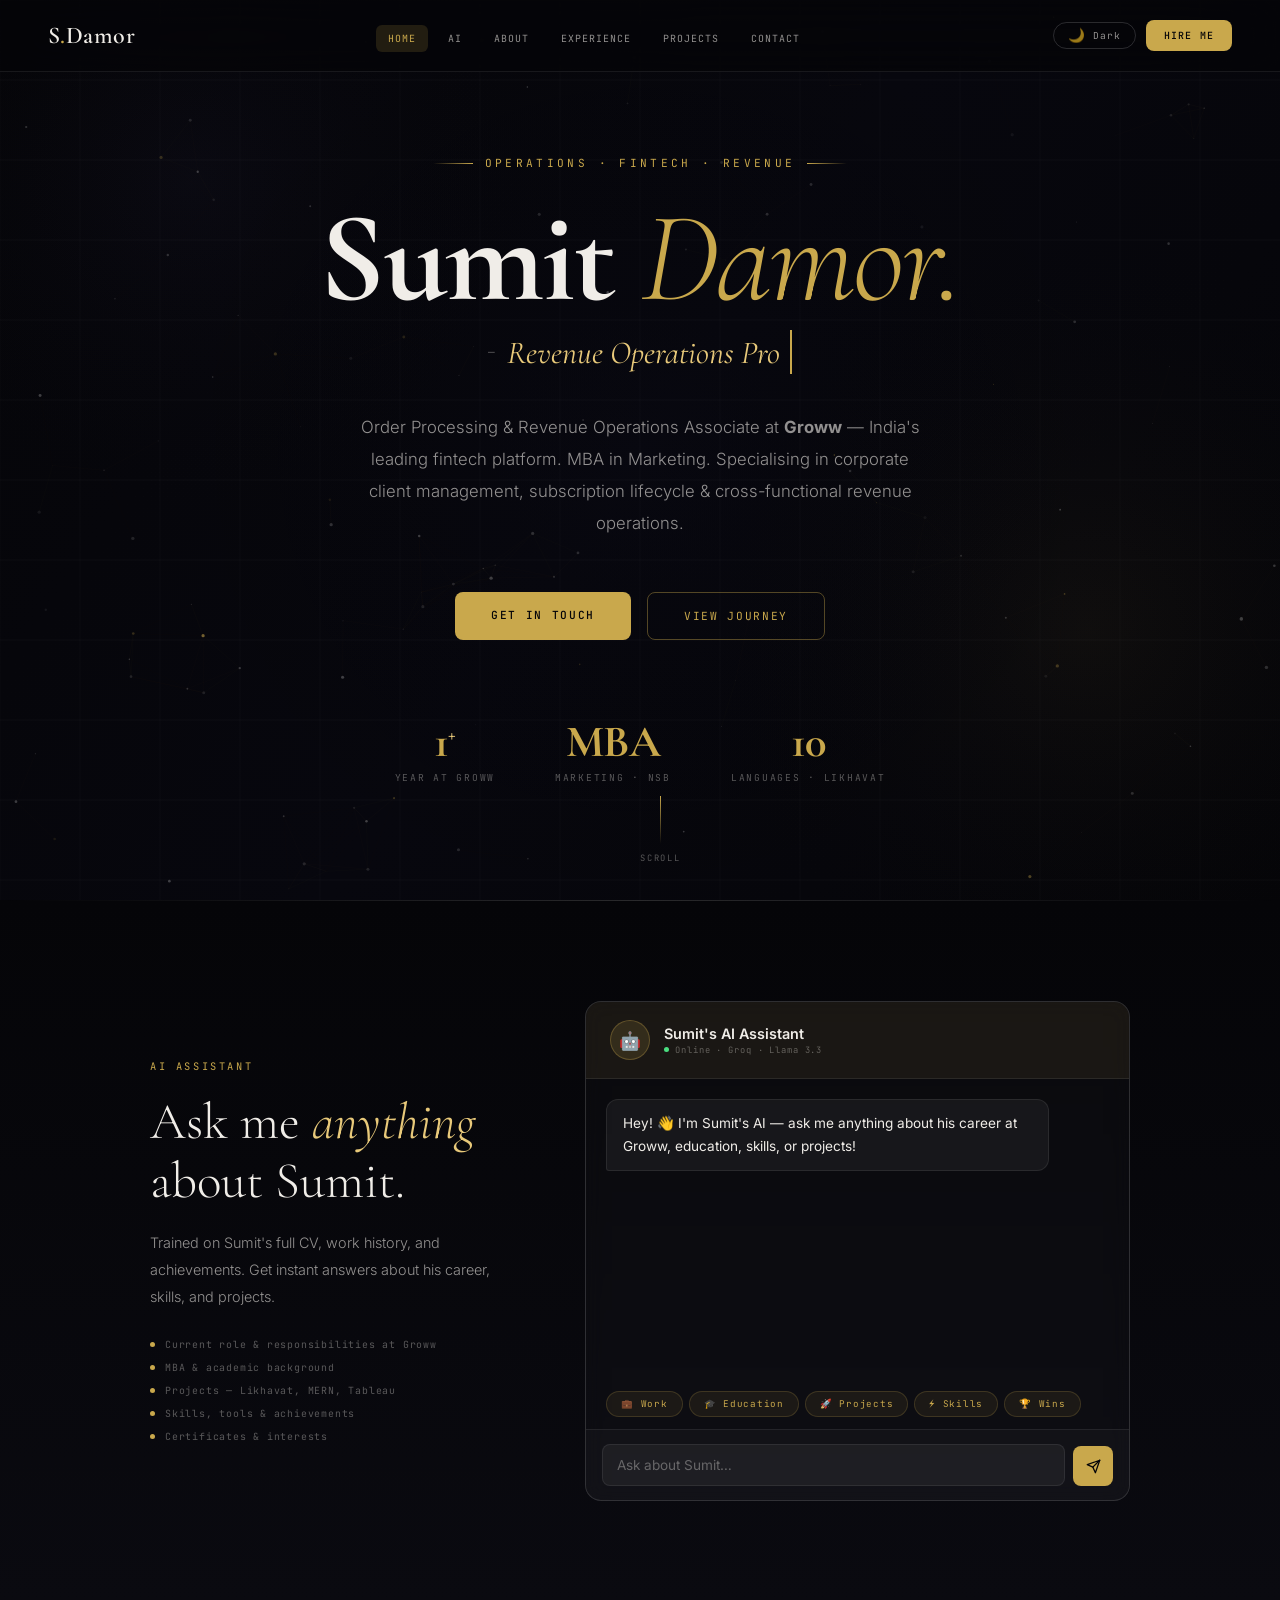
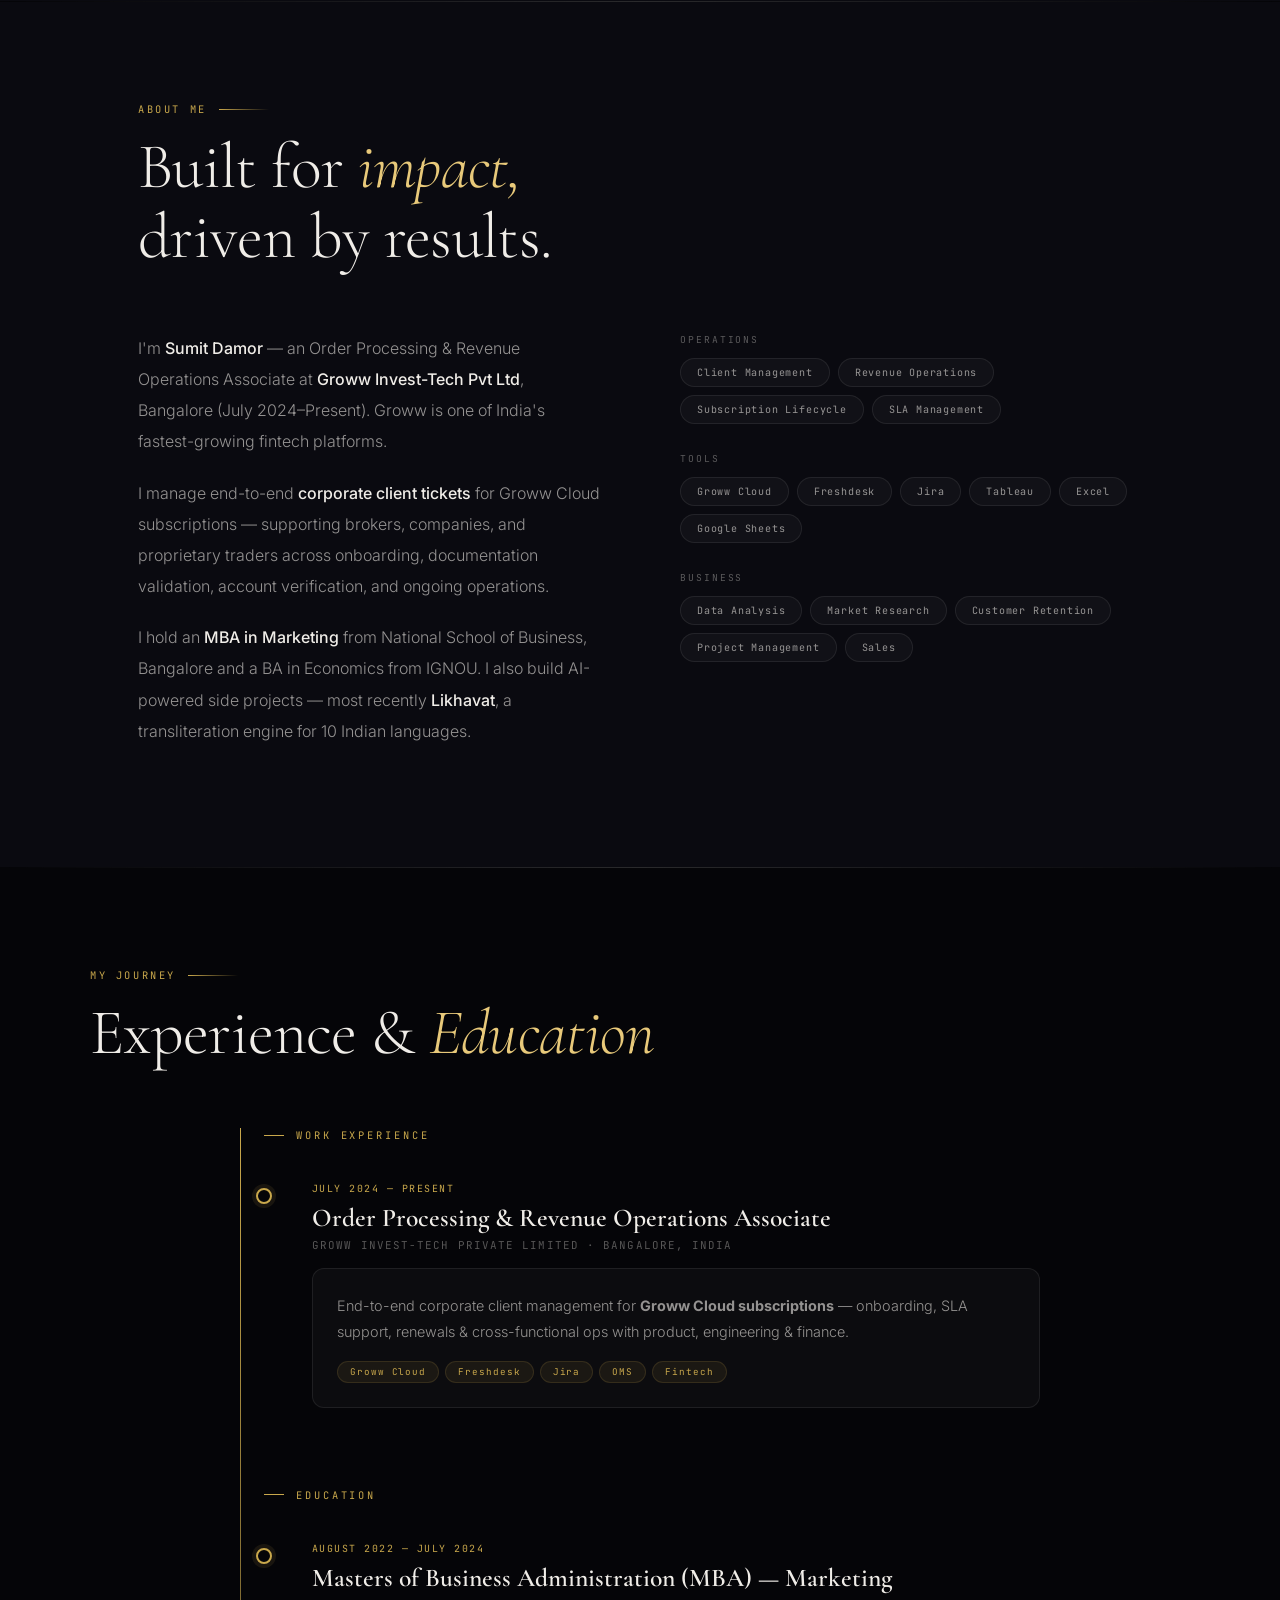
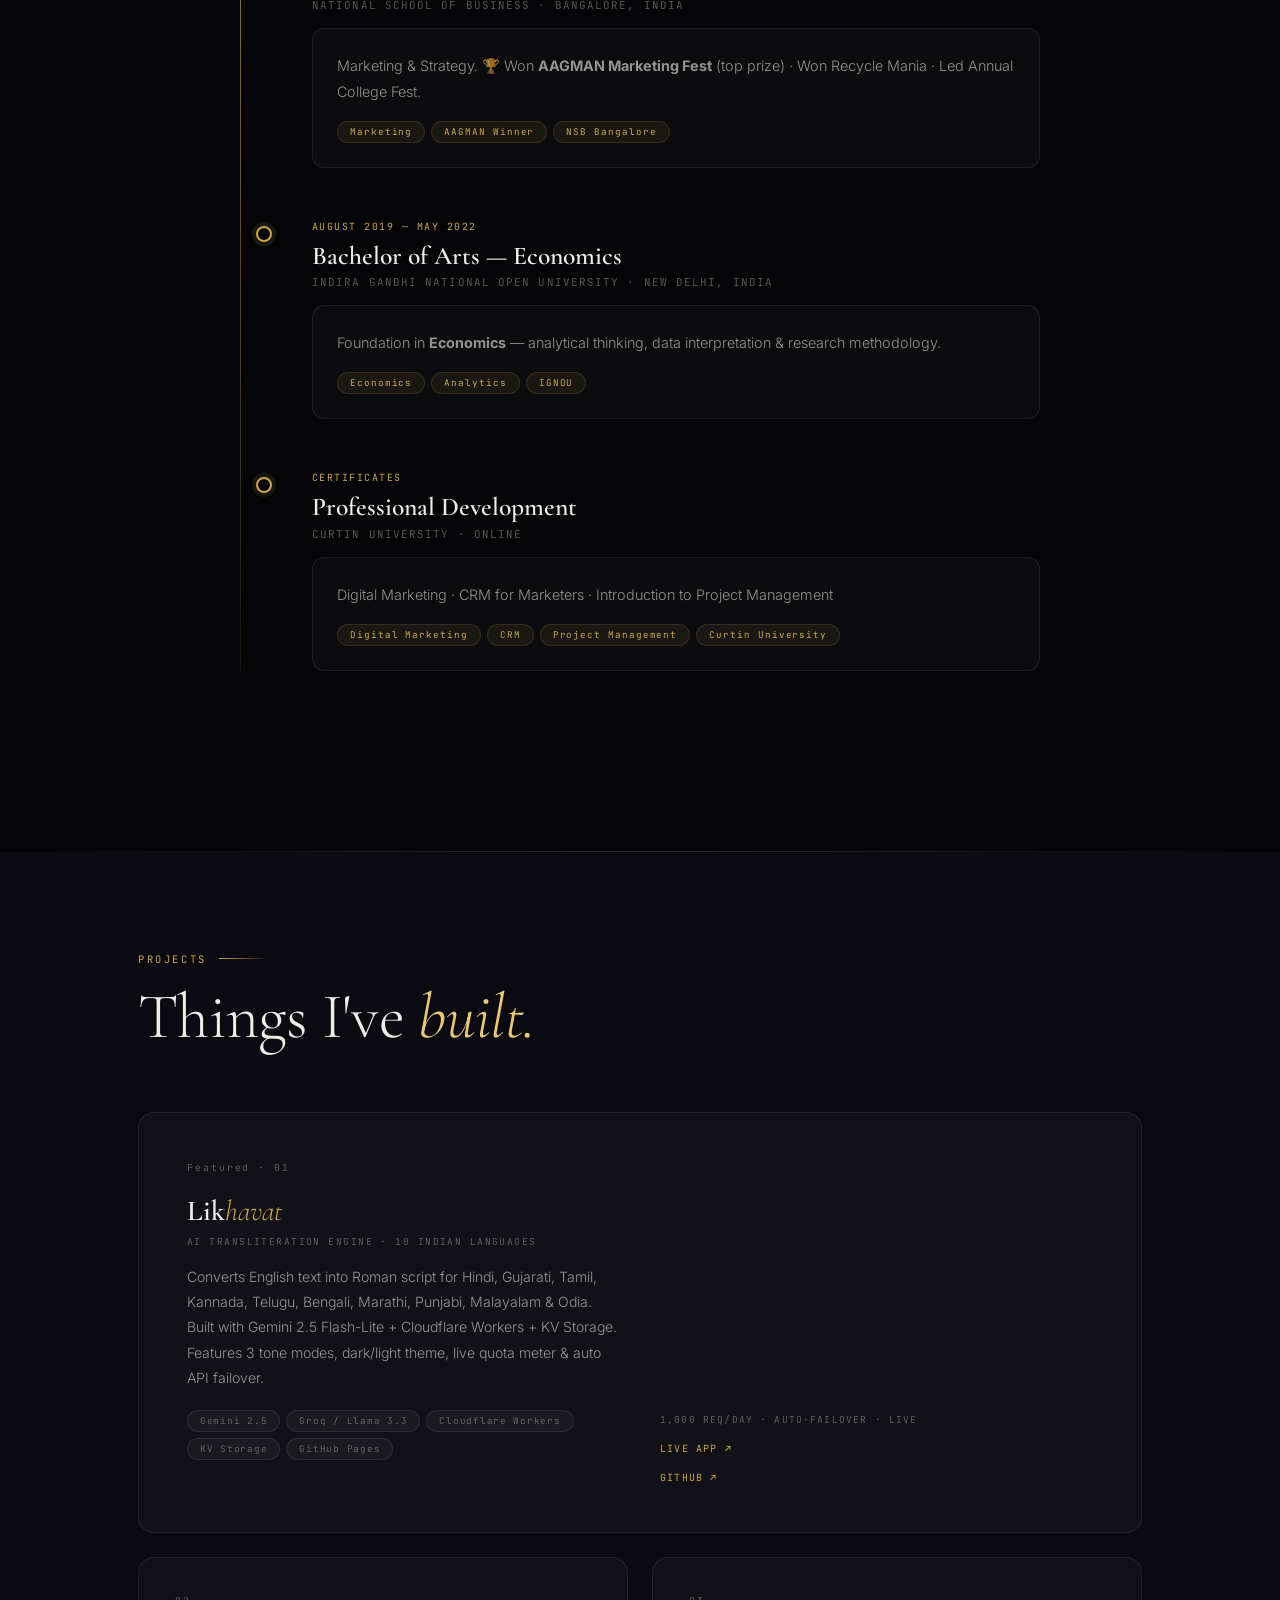
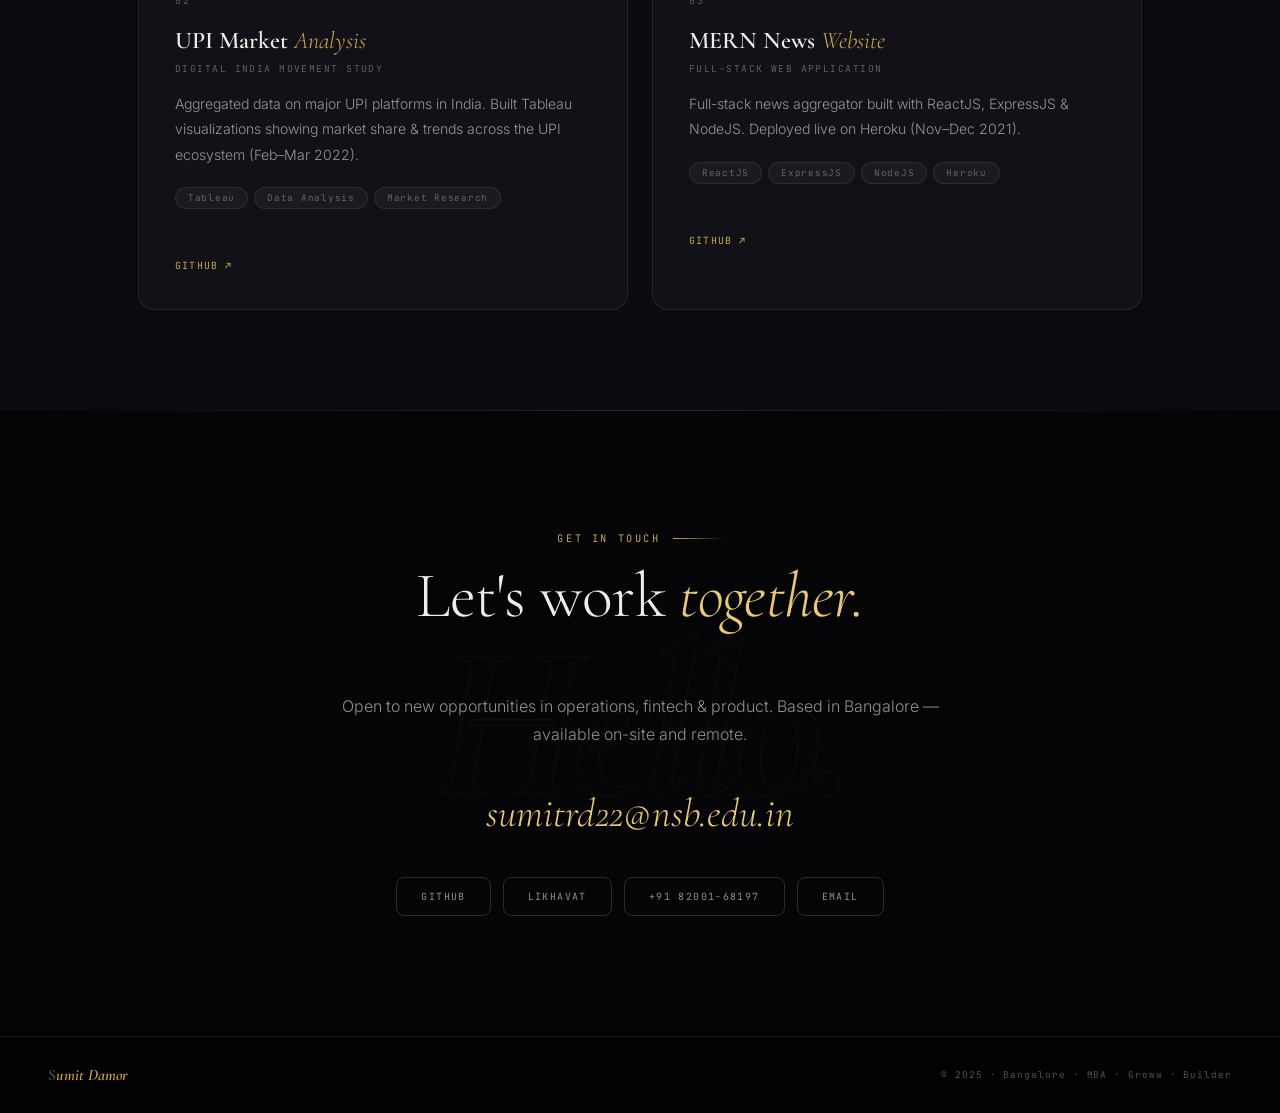
<file: index.html>
<!DOCTYPE html>
<html lang="en">
<head>
<meta charset="UTF-8">
<meta name="viewport" content="width=device-width, initial-scale=1.0">
<title>Sumit Damor — Operations & Fintech</title>
<link rel="icon" type="image/svg+xml" href="data:image/svg+xml,%3Csvg xmlns='http://www.w3.org/2000/svg' viewBox='0 0 32 32'%3E%3Crect width='32' height='32' rx='8' fill='%23050508'/%3E%3Ctext x='50%25' y='72%25' text-anchor='middle' font-family='Georgia%2C serif' font-size='20' font-weight='700' fill='%23c9a84c'%3ES%3C/text%3E%3Ccircle cx='22' cy='10' r='3' fill='%23c9a84c' opacity='0.7'/%3E%3C/svg%3E">
<link rel="preconnect" href="https://fonts.googleapis.com">
<link rel="preconnect" href="https://fonts.gstatic.com" crossorigin>
<link href="https://fonts.googleapis.com/css2?family=Cormorant+Garamond:ital,wght@0,300;0,400;0,600;0,700;1,300;1,400;1,600&family=Inter:wght@300;400;500;600&family=JetBrains+Mono:wght@300;400;500&display=swap" rel="stylesheet">
<style>
*,*::before,*::after{box-sizing:border-box;margin:0;padding:0}
:root{
  --bg:#050508;
  --bg2:#0a0a10;
  --surface:rgba(255,255,255,0.03);
  --surface2:rgba(255,255,255,0.06);
  --border:rgba(255,255,255,0.08);
  --border2:rgba(255,255,255,0.15);
  --gold:#c9a84c;
  --gold2:#e8c97a;
  --gold-dim:rgba(201,168,76,0.15);
  --gold-glow:rgba(201,168,76,0.08);
  --text:#f0ede8;
  --text-mid:rgba(240,237,232,0.6);
  --text-dim:rgba(240,237,232,0.35);
  --accent:#7c6fcd;
  --ff-display:'Cormorant Garamond',Georgia,serif;
  --ff-body:'Inter',sans-serif;
  --ff-mono:'JetBrains Mono',monospace;
}

/* LIGHT MODE */
body.light{
  --bg:#f8f5f0;--bg2:#efe9e0;--surface:rgba(0,0,0,0.03);--surface2:rgba(0,0,0,0.06);
  --border:rgba(0,0,0,0.1);--border2:rgba(0,0,0,0.18);--text:#1a1814;
  --text-mid:rgba(26,24,20,0.62);--text-dim:rgba(26,24,20,0.38);
  --gold:#9a6f1e;--gold2:#b8882a;--gold-dim:rgba(154,111,30,0.12);--gold-glow:rgba(154,111,30,0.07);
}
body.light #bgCanvas{opacity:0.15}
body.light nav{background:rgba(248,245,240,0.88)!important;border-bottom-color:rgba(0,0,0,0.1)}
body.light .tl-card{background:rgba(0,0,0,0.03);border-color:rgba(0,0,0,0.1)}
body.light .ai-chatbox{background:rgba(0,0,0,0.03);border-color:rgba(0,0,0,0.15)}
body.light .cmsg.bot .cmsg-bubble{background:rgba(0,0,0,0.05);border-color:rgba(0,0,0,0.1)}
body.light .cmsg.user .cmsg-bubble{background:rgba(154,111,30,0.15)}
body.light .chat-ta{background:rgba(0,0,0,0.04);border-color:rgba(0,0,0,0.15);color:var(--text)}
body.light .chat-input-row{background:rgba(0,0,0,0.03)}
body.light .proj-card{background:rgba(0,0,0,0.03)}
body.light .pill{background:rgba(0,0,0,0.04);border-color:rgba(0,0,0,0.12)}
body.light .chip{background:rgba(154,111,30,0.08);border-color:rgba(154,111,30,0.2)}

.theme-toggle{background:none;border:1px solid var(--border2);border-radius:20px;padding:6px 14px;cursor:pointer;display:flex;align-items:center;gap:7px;font-family:var(--ff-mono);font-size:0.6rem;letter-spacing:0.1em;color:var(--text-mid);transition:all 0.2s}
.theme-toggle:hover{border-color:var(--gold);color:var(--gold);background:var(--gold-glow)}
.theme-toggle .t-icon{font-size:0.85rem;line-height:1}

html{scroll-behavior:smooth}
body{background:var(--bg);color:var(--text);font-family:var(--ff-body);overflow-x:hidden;min-height:100vh}

#bgCanvas{position:fixed;inset:0;z-index:0;pointer-events:none}

/* NAV */
nav{position:fixed;top:0;left:0;right:0;z-index:100;padding:0 48px;height:72px;display:flex;align-items:center;justify-content:space-between;backdrop-filter:blur(20px);background:rgba(5,5,8,0.7);border-bottom:1px solid var(--border);transition:all 0.4s}
.nav-logo{font-family:var(--ff-display);font-size:1.5rem;font-weight:600;color:var(--text);text-decoration:none;letter-spacing:0.02em}
.nav-logo span{color:var(--gold)}
.nav-links{display:flex;gap:8px;list-style:none}
.nav-links a{font-family:var(--ff-mono);font-size:0.62rem;letter-spacing:0.1em;text-transform:uppercase;color:var(--text-mid);text-decoration:none;padding:7px 12px;border-radius:6px;transition:all 0.2s;white-space:nowrap}
.nav-links a:hover,.nav-links a.active{color:var(--gold);background:var(--gold-dim)}
.nav-right{display:flex;align-items:center;gap:10px;flex-shrink:0}
.nav-hire{font-family:var(--ff-mono);font-size:0.62rem;letter-spacing:0.12em;text-transform:uppercase;color:var(--bg);background:var(--gold);border:none;border-radius:8px;padding:9px 18px;cursor:pointer;text-decoration:none;transition:all 0.25s;font-weight:500;white-space:nowrap}
.nav-hire:hover{background:var(--gold2);transform:translateY(-1px);box-shadow:0 8px 24px rgba(201,168,76,0.3)}
.nav-hamburger{display:none;flex-direction:column;justify-content:center;gap:5px;background:none;border:none;cursor:pointer;padding:8px;z-index:201;flex-shrink:0}
.nav-hamburger span{display:block;width:22px;height:2px;background:var(--text);border-radius:2px;transition:all 0.3s}
.nav-hamburger.open span:nth-child(1){transform:translateY(7px) rotate(45deg)}
.nav-hamburger.open span:nth-child(2){opacity:0;transform:scaleX(0)}
.nav-hamburger.open span:nth-child(3){transform:translateY(-7px) rotate(-45deg)}
.drawer-overlay{display:none;position:fixed;inset:0;background:rgba(0,0,0,0.55);z-index:150;backdrop-filter:blur(4px)}
.drawer-overlay.open{display:block}
.drawer{position:fixed;top:0;right:0;bottom:0;width:270px;background:var(--bg2);border-left:1px solid var(--border2);z-index:200;display:flex;flex-direction:column;padding:84px 28px 36px;gap:4px;transform:translateX(100%);transition:transform 0.35s cubic-bezier(0.4,0,0.2,1)}
.drawer.open{transform:translateX(0)}
.drawer a{font-family:var(--ff-mono);font-size:0.72rem;letter-spacing:0.12em;text-transform:uppercase;color:var(--text-mid);text-decoration:none;padding:14px 16px;border-radius:8px;transition:all 0.2s;border:1px solid transparent;display:block}
.drawer a:hover{color:var(--gold);background:var(--gold-dim);border-color:rgba(201,168,76,0.2)}
.drawer-divider{height:1px;background:var(--border);margin:12px 0}
.drawer-hire{color:var(--bg)!important;background:var(--gold)!important;border-color:transparent!important;text-align:center;font-weight:600;margin-top:4px}
.drawer-hire:hover{background:var(--gold2)!important}
.drawer-theme-btn{display:flex;align-items:center;gap:10px;font-family:var(--ff-mono);font-size:0.7rem;letter-spacing:0.1em;color:var(--text-mid);padding:14px 16px;border-radius:8px;cursor:pointer;border:1px solid var(--border);background:none;width:100%;margin-top:4px;transition:all 0.2s}
.drawer-theme-btn:hover{color:var(--gold);border-color:rgba(201,168,76,0.3)}

/* HERO */
#home{position:relative;z-index:1;min-height:100vh;display:flex;flex-direction:column;align-items:center;justify-content:center;text-align:center;padding:100px 24px 60px}
.hero-eyebrow{font-family:var(--ff-mono);font-size:0.7rem;letter-spacing:0.3em;text-transform:uppercase;color:var(--gold);margin-bottom:28px;display:flex;align-items:center;justify-content:center;gap:12px;opacity:0;animation:fadeUp 0.8s ease 0.2s forwards}
.hero-eyebrow::before,.hero-eyebrow::after{content:'';width:40px;height:1px;background:linear-gradient(90deg,transparent,var(--gold))}
.hero-eyebrow::after{background:linear-gradient(90deg,var(--gold),transparent)}
.hero-name{font-family:var(--ff-display);font-size:clamp(4.5rem,10vw,9rem);font-weight:300;line-height:0.95;letter-spacing:-0.02em;color:var(--text);margin-bottom:12px;opacity:0;animation:fadeUp 0.9s ease 0.35s forwards}
.hero-name strong{font-weight:700}
.hero-name-gold{color:var(--gold);font-style:italic;font-weight:300}
.hero-typewriter{font-family:var(--ff-display);font-size:clamp(1.2rem,3vw,2rem);font-style:italic;color:var(--text-mid);height:2.5rem;display:flex;align-items:center;justify-content:center;gap:10px;margin-bottom:40px;opacity:0;animation:fadeUp 0.9s ease 0.5s forwards}
.tw-prefix{font-family:var(--ff-mono);font-size:0.7rem;letter-spacing:0.2em;text-transform:uppercase;color:var(--text-dim);font-style:normal}
.tw-text{color:var(--gold2)}
.tw-cursor{width:2px;height:1.4em;background:var(--gold);display:inline-block;vertical-align:middle;animation:blink 0.8s step-end infinite}
@keyframes blink{0%,100%{opacity:1}50%{opacity:0}}
.hero-desc{font-size:1.05rem;color:var(--text-mid);line-height:1.9;max-width:580px;margin:0 auto 52px;opacity:0;animation:fadeUp 0.9s ease 0.65s forwards;font-weight:300}
.hero-ctas{display:flex;gap:16px;justify-content:center;flex-wrap:wrap;opacity:0;animation:fadeUp 0.9s ease 0.8s forwards}
.btn-gold{font-family:var(--ff-mono);font-size:0.7rem;letter-spacing:0.15em;text-transform:uppercase;color:var(--bg);background:var(--gold);border:none;border-radius:8px;padding:16px 36px;cursor:pointer;text-decoration:none;transition:all 0.25s;font-weight:500}
.btn-gold:hover{background:var(--gold2);transform:translateY(-2px);box-shadow:0 12px 32px rgba(201,168,76,0.35)}
.btn-ghost{font-family:var(--ff-mono);font-size:0.7rem;letter-spacing:0.15em;text-transform:uppercase;color:var(--gold);background:transparent;border:1px solid rgba(201,168,76,0.4);border-radius:8px;padding:16px 36px;cursor:pointer;text-decoration:none;transition:all 0.25s}
.btn-ghost:hover{background:var(--gold-dim);border-color:var(--gold);transform:translateY(-2px)}
.hero-stats{display:flex;gap:60px;justify-content:center;margin-top:80px;opacity:0;animation:fadeUp 0.9s ease 1s forwards;flex-wrap:wrap}
.stat{text-align:center}
.stat-n{font-family:var(--ff-display);font-size:2.8rem;font-weight:700;color:var(--gold);line-height:1;letter-spacing:-0.02em}
.stat-n sup{font-size:1.2rem;vertical-align:super;color:var(--gold2)}
.stat-l{font-family:var(--ff-mono);font-size:0.6rem;letter-spacing:0.18em;text-transform:uppercase;color:var(--text-dim);margin-top:6px}
.hero-scroll{position:absolute;bottom:36px;left:50%;transform:translateX(-50%);display:flex;flex-direction:column;align-items:center;gap:8px;opacity:0;animation:fadeUp 0.9s ease 1.2s forwards}
.scroll-line{width:1px;height:48px;background:linear-gradient(to bottom,var(--gold),transparent);animation:scrollPulse 2s ease-in-out infinite}
.scroll-label{font-family:var(--ff-mono);font-size:0.55rem;letter-spacing:0.2em;text-transform:uppercase;color:var(--text-dim)}
@keyframes scrollPulse{0%,100%{opacity:0.4;transform:scaleY(0.8)}50%{opacity:1;transform:scaleY(1)}}

/* AI CHAT */
#ai-section{position:relative;z-index:1;padding:100px 48px;background:linear-gradient(180deg,var(--bg) 0%,var(--bg2) 100%)}
.ai-wrap{max-width:980px;margin:0 auto;display:grid;grid-template-columns:1fr 1.5fr;gap:72px;align-items:center}
.ai-left-label{font-family:var(--ff-mono);font-size:0.65rem;letter-spacing:0.25em;text-transform:uppercase;color:var(--gold);margin-bottom:20px}
.ai-left-title{font-family:var(--ff-display);font-size:3.2rem;font-weight:300;color:var(--text);line-height:1.15;margin-bottom:20px}
.ai-left-title em{font-style:italic;color:var(--gold2)}
.ai-left-desc{font-size:0.9rem;color:var(--text-mid);line-height:1.85;margin-bottom:28px;font-weight:300}
.ai-caps{display:flex;flex-direction:column;gap:10px}
.ai-cap{display:flex;align-items:center;gap:10px;font-family:var(--ff-mono);font-size:0.62rem;color:var(--text-dim);letter-spacing:0.08em}
.ai-cap-dot{width:5px;height:5px;border-radius:50%;background:var(--gold);flex-shrink:0}
.ai-chatbox{background:rgba(255,255,255,0.02);border:1px solid var(--border2);border-radius:16px;overflow:hidden;display:flex;flex-direction:column;height:500px;backdrop-filter:blur(10px)}
.chat-head{background:rgba(201,168,76,0.08);border-bottom:1px solid var(--border);padding:18px 24px;display:flex;align-items:center;gap:14px}
.chat-head-av{width:40px;height:40px;background:var(--gold-dim);border:1px solid rgba(201,168,76,0.3);border-radius:50%;display:flex;align-items:center;justify-content:center;font-size:1.1rem}
.chat-head-name{font-family:var(--ff-body);font-size:0.9rem;font-weight:600;color:var(--text)}
.chat-head-status{display:flex;align-items:center;gap:6px;font-family:var(--ff-mono);font-size:0.55rem;letter-spacing:0.1em;color:var(--text-dim);margin-top:2px}
.status-dot{width:5px;height:5px;border-radius:50%;background:#4ade80;animation:pulse2 2s ease-in-out infinite}
@keyframes pulse2{0%,100%{opacity:1}50%{opacity:0.3}}
.chat-msgs{flex:1;overflow-y:auto;padding:20px;display:flex;flex-direction:column;gap:12px;scroll-behavior:smooth}
.chat-msgs::-webkit-scrollbar{width:3px}
.chat-msgs::-webkit-scrollbar-thumb{background:var(--border2);border-radius:2px}
.cmsg{max-width:88%;animation:msgIn 0.3s ease}
@keyframes msgIn{from{opacity:0;transform:translateY(8px)}to{opacity:1;transform:translateY(0)}}
.cmsg.bot{align-self:flex-start}.cmsg.user{align-self:flex-end}
.cmsg-bubble{padding:12px 16px;border-radius:12px;font-size:0.85rem;line-height:1.7}
.cmsg.bot .cmsg-bubble{background:rgba(255,255,255,0.05);border:1px solid var(--border);color:var(--text);border-bottom-left-radius:3px}
.cmsg.user .cmsg-bubble{background:var(--gold-dim);border:1px solid rgba(201,168,76,0.25);color:var(--text);border-bottom-right-radius:3px}
.chat-typing .cmsg-bubble{display:flex;align-items:center;gap:5px;padding:14px 18px}
.tdot{width:6px;height:6px;border-radius:50%;background:var(--text-dim);animation:tdot 1.2s ease-in-out infinite}
.tdot:nth-child(2){animation-delay:0.2s}.tdot:nth-child(3){animation-delay:0.4s}
@keyframes tdot{0%,60%,100%{transform:translateY(0)}30%{transform:translateY(-6px)}}
.chat-chips{padding:0 20px 12px;display:flex;flex-wrap:wrap;gap:6px}
.chip{font-family:var(--ff-mono);font-size:0.58rem;letter-spacing:0.08em;color:var(--gold);background:var(--gold-glow);border:1px solid rgba(201,168,76,0.2);border-radius:20px;padding:6px 14px;cursor:pointer;transition:all 0.2s;white-space:nowrap}
.chip:hover{background:var(--gold-dim);border-color:var(--gold)}
.chat-input-row{padding:14px 16px;border-top:1px solid var(--border);display:flex;gap:8px;align-items:flex-end;background:rgba(255,255,255,0.02)}
.chat-ta{flex:1;background:rgba(255,255,255,0.05);border:1px solid var(--border);border-radius:8px;padding:10px 14px;font-family:var(--ff-body);font-size:0.85rem;color:var(--text);outline:none;resize:none;max-height:80px;line-height:1.5;transition:border-color 0.2s}
.chat-ta:focus{border-color:rgba(201,168,76,0.4)}
.chat-ta::placeholder{color:var(--text-dim)}
.chat-send-btn{width:40px;height:40px;background:var(--gold);border:none;border-radius:8px;display:flex;align-items:center;justify-content:center;cursor:pointer;transition:all 0.2s;flex-shrink:0}
.chat-send-btn:hover{background:var(--gold2);transform:scale(1.05)}
.chat-send-btn svg{width:15px;height:15px;fill:none;stroke:var(--bg);stroke-width:2;stroke-linecap:round;stroke-linejoin:round}
.chat-send-btn:disabled{opacity:0.4;pointer-events:none}

/* SECTIONS */
.page-section{position:relative;z-index:1;padding:100px 48px;max-width:1100px;margin:0 auto}
.sec-label{font-family:var(--ff-mono);font-size:0.65rem;letter-spacing:0.25em;text-transform:uppercase;color:var(--gold);margin-bottom:16px;display:flex;align-items:center;gap:12px}
.sec-label::after{content:'';height:1px;width:50px;background:linear-gradient(90deg,var(--gold),transparent)}
.sec-title{font-family:var(--ff-display);font-size:clamp(2.5rem,5vw,4rem);font-weight:300;color:var(--text);line-height:1.1;margin-bottom:60px;letter-spacing:-0.01em}
.sec-title em{font-style:italic;color:var(--gold2)}

/* ABOUT */
#about-section{background:var(--bg2)}
.about-grid{display:grid;grid-template-columns:1fr 1fr;gap:80px;align-items:start}
.about-body p{font-size:1rem;color:var(--text-mid);line-height:1.95;margin-bottom:20px;font-weight:300}
.about-body strong{color:var(--text);font-weight:500}
.skills-wrap{display:flex;flex-direction:column;gap:28px}
.skill-group-title{font-family:var(--ff-mono);font-size:0.6rem;letter-spacing:0.2em;text-transform:uppercase;color:var(--text-dim);margin-bottom:12px}
.pills{display:flex;flex-wrap:wrap;gap:8px}
.pill{font-family:var(--ff-mono);font-size:0.63rem;letter-spacing:0.08em;color:var(--text-mid);background:var(--surface);border:1px solid var(--border);border-radius:20px;padding:7px 16px;transition:all 0.2s;cursor:default}
.pill:hover{color:var(--gold);border-color:rgba(201,168,76,0.3);background:var(--gold-glow)}

/* TIMELINE */
.timeline-section{position:relative;z-index:1;padding:80px 48px;background:var(--bg)}
.tl-container{max-width:800px;margin:0 auto;position:relative}
.tl-line{position:absolute;left:0;top:0;bottom:0;width:1px;background:linear-gradient(to bottom,var(--gold),rgba(201,168,76,0.1))}
.tl-group{margin-bottom:80px}
.tl-group-label{font-family:var(--ff-mono);font-size:0.65rem;letter-spacing:0.28em;text-transform:uppercase;color:var(--gold);margin-bottom:40px;padding-left:32px;display:flex;align-items:center;gap:12px}
.tl-group-label::before{content:'';width:20px;height:1px;background:var(--gold);flex-shrink:0;margin-left:-32px}
.tl-item{position:relative;padding-left:48px;margin-bottom:52px}
.tl-dot{position:absolute;left:-8px;top:6px;width:16px;height:16px;border-radius:50%;background:var(--bg);border:2px solid var(--gold);transition:all 0.3s;box-shadow:0 0 0 4px rgba(201,168,76,0.1)}
.tl-item:hover .tl-dot{background:var(--gold);box-shadow:0 0 0 8px rgba(201,168,76,0.15),0 0 20px rgba(201,168,76,0.3)}
.tl-date{font-family:var(--ff-mono);font-size:0.62rem;letter-spacing:0.15em;text-transform:uppercase;color:var(--gold);margin-bottom:8px}
.tl-role{font-family:var(--ff-display);font-size:1.6rem;font-weight:600;color:var(--text);margin-bottom:4px;line-height:1.2}
.tl-company{font-family:var(--ff-mono);font-size:0.68rem;letter-spacing:0.1em;color:var(--text-dim);margin-bottom:16px;text-transform:uppercase}
.tl-card{background:var(--surface);border:1px solid var(--border);border-radius:12px;padding:24px;transition:all 0.3s}
.tl-item:hover .tl-card{background:var(--surface2);border-color:var(--border2)}
.tl-card p{font-size:0.9rem;color:var(--text-mid);line-height:1.8;margin-bottom:12px;font-weight:300}
.tl-tags{display:flex;flex-wrap:wrap;gap:6px;margin-top:16px}
.tl-tag{font-family:var(--ff-mono);font-size:0.58rem;letter-spacing:0.1em;color:var(--gold);background:var(--gold-glow);border:1px solid rgba(201,168,76,0.15);border-radius:12px;padding:4px 12px}

/* PROJECTS — FIX: pointer-events:none on overlay, z-index on links */
#projects-section{background:var(--bg2)}
.proj-grid{display:grid;grid-template-columns:1fr 1fr;gap:24px}
.proj-card{background:var(--surface);border:1px solid var(--border);border-radius:16px;padding:36px;transition:all 0.35s;position:relative;overflow:hidden}
.proj-card::before{content:'';position:absolute;inset:0;background:linear-gradient(135deg,rgba(201,168,76,0.05),transparent);opacity:0;transition:opacity 0.3s;pointer-events:none}
.proj-card:hover{border-color:rgba(201,168,76,0.3);transform:translateY(-6px);box-shadow:0 24px 60px rgba(0,0,0,0.4)}
.proj-card:hover::before{opacity:1}
.proj-num{font-family:var(--ff-mono);font-size:0.6rem;letter-spacing:0.2em;color:var(--text-dim);margin-bottom:20px}
.proj-name{font-family:var(--ff-display);font-size:1.8rem;font-weight:600;color:var(--text);margin-bottom:6px;line-height:1.2}
.proj-name em{color:var(--gold);font-style:italic;font-weight:300}
.proj-sub{font-family:var(--ff-mono);font-size:0.6rem;letter-spacing:0.15em;text-transform:uppercase;color:var(--text-dim);margin-bottom:16px}
.proj-desc{font-size:0.88rem;color:var(--text-mid);line-height:1.8;margin-bottom:20px;font-weight:300}
.proj-stack{display:flex;flex-wrap:wrap;gap:6px;margin-bottom:24px}
.stag{font-family:var(--ff-mono);font-size:0.58rem;letter-spacing:0.08em;color:var(--text-dim);background:rgba(255,255,255,0.04);border:1px solid var(--border);border-radius:12px;padding:4px 12px}
.proj-link{position:relative;z-index:2;font-family:var(--ff-mono);font-size:0.62rem;letter-spacing:0.12em;text-transform:uppercase;color:var(--gold);text-decoration:none;display:inline-flex;align-items:center;gap:6px;transition:gap 0.2s;cursor:pointer}
.proj-link:hover{gap:10px;color:var(--gold2)}
.proj-card.featured{grid-column:1/-1;display:grid;grid-template-columns:1fr 1fr;gap:40px;padding:48px}

/* CONTACT */
#contact-section{text-align:center;background:var(--bg);position:relative;overflow:hidden}
.contact-deco{position:absolute;font-family:var(--ff-display);font-size:clamp(120px,18vw,220px);font-weight:700;font-style:italic;color:transparent;-webkit-text-stroke:1px rgba(201,168,76,0.06);top:50%;left:50%;transform:translate(-50%,-50%);white-space:nowrap;pointer-events:none;user-select:none;letter-spacing:-0.04em}
.contact-inner{position:relative;z-index:2;max-width:600px;margin:0 auto}
.contact-email-link{font-family:var(--ff-display);font-size:clamp(1.5rem,3.5vw,2.5rem);font-weight:300;font-style:italic;color:var(--gold2);text-decoration:none;display:block;margin:40px 0;transition:color 0.2s}
.contact-email-link:hover{color:var(--text)}
.contact-links{display:flex;gap:12px;justify-content:center;flex-wrap:wrap;margin-top:40px}
.clink{font-family:var(--ff-mono);font-size:0.62rem;letter-spacing:0.14em;text-transform:uppercase;color:var(--text-mid);text-decoration:none;border:1px solid var(--border2);border-radius:8px;padding:12px 24px;transition:all 0.25s}
.clink:hover{color:var(--gold);border-color:rgba(201,168,76,0.3);background:var(--gold-glow)}

/* FOOTER */
footer{position:relative;z-index:1;background:rgba(0,0,0,0.6);border-top:1px solid var(--border);padding:28px 48px;display:flex;align-items:center;justify-content:space-between;flex-wrap:wrap;gap:12px}
.footer-logo{font-family:var(--ff-display);font-size:1rem;font-weight:600;color:var(--text-dim)}
.footer-logo span{color:var(--gold);font-style:italic}
.footer-copy{font-family:var(--ff-mono);font-size:0.58rem;letter-spacing:0.1em;color:var(--text-dim)}

/* REVEAL */
.reveal{opacity:0;transform:translateY(30px);transition:opacity 0.7s ease,transform 0.7s ease}
.reveal.visible{opacity:1;transform:translateY(0)}
.reveal-delay-1{transition-delay:0.1s}.reveal-delay-2{transition-delay:0.2s}
.reveal-delay-3{transition-delay:0.3s}.reveal-delay-4{transition-delay:0.4s}
@keyframes fadeUp{from{opacity:0;transform:translateY(24px)}to{opacity:1;transform:translateY(0)}}
.divider{position:relative;z-index:1;height:1px;background:linear-gradient(90deg,transparent,var(--border2),transparent)}

/* MOBILE */
@media(max-width:900px){
  nav{padding:0 20px}
  .nav-links{display:none}
  .theme-toggle{display:none}
  .nav-hamburger{display:flex}
  .nav-right{gap:4px}
  #home{padding:100px 20px 60px}
  .hero-stats{gap:32px}
  #ai-section{padding:80px 20px}
  .ai-wrap{grid-template-columns:1fr;gap:40px}
  .ai-chatbox{height:420px}
  .page-section{padding:80px 20px}
  .about-grid{grid-template-columns:1fr;gap:48px}
  .timeline-section{padding:80px 20px}
  .tl-item{padding-left:36px}
  .proj-grid{grid-template-columns:1fr}
  .proj-card.featured{grid-template-columns:1fr;padding:28px}
  footer{padding:20px}
  .sec-title{margin-bottom:40px}
}
</style>
</head>
<body>

<canvas id="bgCanvas"></canvas>

<!-- Drawer -->
<div class="drawer-overlay" id="drawerOverlay"></div>
<div class="drawer" id="drawer">
  <a href="#home">Home</a>
  <a href="#ai-section">AI</a>
  <a href="#about-section">About</a>
  <a href="#timeline-section">Experience</a>
  <a href="#projects-section">Projects</a>
  <a href="#contact-section">Contact</a>
  <div class="drawer-divider"></div>
  <button class="drawer-theme-btn" id="drawerTheme"><span id="drawerIcon">🌙</span><span id="drawerLabel">Toggle Dark/Light</span></button>
  <a href="mailto:sumitrd22@nsb.edu.in" class="drawer-hire">Hire Me</a>
</div>

<nav id="mainNav">
  <a href="#home" class="nav-logo">S<span>.</span>Damor</a>
  <ul class="nav-links">
    <li><a href="#home">Home</a></li>
    <li><a href="#ai-section">AI</a></li>
    <li><a href="#about-section">About</a></li>
    <li><a href="#timeline-section">Experience</a></li>
    <li><a href="#projects-section">Projects</a></li>
    <li><a href="#contact-section">Contact</a></li>
  </ul>
  <div class="nav-right">
    <button class="theme-toggle" id="themeToggle"><span class="t-icon">🌙</span><span class="t-label">Dark</span></button>
    <a href="mailto:sumitrd22@nsb.edu.in" class="nav-hire">Hire Me</a>
    <button class="nav-hamburger" id="navHamburger"><span></span><span></span><span></span></button>
  </div>
</nav>

<!-- HERO -->
<section id="home">
  <div class="hero-eyebrow">Operations · Fintech · Revenue</div>
  <div class="hero-name"><strong>Sumit</strong> <span class="hero-name-gold">Damor.</span></div>
  <div class="hero-typewriter">
    <span class="tw-prefix">—</span>
    <span class="tw-text" id="twText"></span><span class="tw-cursor"></span>
  </div>
  <p class="hero-desc">Order Processing &amp; Revenue Operations Associate at <strong>Groww</strong> — India's leading fintech platform. MBA in Marketing. Specialising in corporate client management, subscription lifecycle &amp; cross-functional revenue operations.</p>
  <div class="hero-ctas">
    <a href="#contact-section" class="btn-gold">Get in Touch</a>
    <a href="#timeline-section" class="btn-ghost">View Journey</a>
  </div>
  <div class="hero-stats">
    <div class="stat"><div class="stat-n">1<sup>+</sup></div><div class="stat-l">Year at Groww</div></div>
    <div class="stat"><div class="stat-n">MBA</div><div class="stat-l">Marketing · NSB</div></div>
    <div class="stat"><div class="stat-n">10</div><div class="stat-l">Languages · Likhavat</div></div>
  </div>
  <div class="hero-scroll"><div class="scroll-line"></div><div class="scroll-label">Scroll</div></div>
</section>

<div class="divider"></div>

<!-- AI CHATBOT -->
<section id="ai-section">
  <div class="ai-wrap">
    <div class="ai-left reveal">
      <div class="ai-left-label">AI Assistant</div>
      <h2 class="ai-left-title">Ask me <em>anything</em> about Sumit.</h2>
      <p class="ai-left-desc">Trained on Sumit's full CV, work history, and achievements. Get instant answers about his career, skills, and projects.</p>
      <div class="ai-caps">
        <div class="ai-cap"><div class="ai-cap-dot"></div>Current role &amp; responsibilities at Groww</div>
        <div class="ai-cap"><div class="ai-cap-dot"></div>MBA &amp; academic background</div>
        <div class="ai-cap"><div class="ai-cap-dot"></div>Projects — Likhavat, MERN, Tableau</div>
        <div class="ai-cap"><div class="ai-cap-dot"></div>Skills, tools &amp; achievements</div>
        <div class="ai-cap"><div class="ai-cap-dot"></div>Certificates &amp; interests</div>
      </div>
    </div>
    <div class="reveal reveal-delay-2">
      <div class="ai-chatbox">
        <div class="chat-head">
          <div class="chat-head-av">🤖</div>
          <div>
            <div class="chat-head-name">Sumit's AI Assistant</div>
            <div class="chat-head-status" id="chatStatus"><div class="status-dot"></div><span id="chatApiLabel">Online · Groq · Llama 3.3</span></div>
          </div>
        </div>
        <div class="chat-msgs" id="chatMsgs">
          <div class="cmsg bot"><div class="cmsg-bubble">Hey! 👋 I'm Sumit's AI — ask me anything about his career at Groww, education, skills, or projects!</div></div>
        </div>
        <div class="chat-chips" id="chatChips">
          <button class="chip" data-p="Where does Sumit work?">💼 Work</button>
          <button class="chip" data-p="Tell me about his education">🎓 Education</button>
          <button class="chip" data-p="What projects has he built?">🚀 Projects</button>
          <button class="chip" data-p="What are his top skills?">⚡ Skills</button>
          <button class="chip" data-p="Tell me about his achievements">🏆 Wins</button>
        </div>
        <div class="chat-input-row">
          <textarea class="chat-ta" id="chatInput" placeholder="Ask about Sumit…" rows="1" maxlength="400"></textarea>
          <button class="chat-send-btn" id="chatSend">
            <svg viewBox="0 0 24 24"><line x1="22" y1="2" x2="11" y2="13"/><polygon points="22 2 15 22 11 13 2 9 22 2"/></svg>
          </button>
        </div>
      </div>
    </div>
  </div>
</section>

<div class="divider"></div>

<!-- ABOUT -->
<section id="about-section" style="position:relative;z-index:1;padding:100px 0;background:var(--bg2)">
  <div class="page-section" style="padding-top:0;padding-bottom:0">
    <div class="sec-label reveal">About Me</div>
    <h2 class="sec-title reveal reveal-delay-1">Built for <em>impact,</em><br>driven by results.</h2>
    <div class="about-grid">
      <div class="about-body">
        <p class="reveal reveal-delay-1">I'm <strong>Sumit Damor</strong> — an Order Processing &amp; Revenue Operations Associate at <strong>Groww Invest-Tech Pvt Ltd</strong>, Bangalore (July 2024–Present). Groww is one of India's fastest-growing fintech platforms.</p>
        <p class="reveal reveal-delay-2">I manage end-to-end <strong>corporate client tickets</strong> for Groww Cloud subscriptions — supporting brokers, companies, and proprietary traders across onboarding, documentation validation, account verification, and ongoing operations.</p>
        <p class="reveal reveal-delay-3">I hold an <strong>MBA in Marketing</strong> from National School of Business, Bangalore and a BA in Economics from IGNOU. I also build AI-powered side projects — most recently <strong>Likhavat</strong>, a transliteration engine for 10 Indian languages.</p>
      </div>
      <div class="skills-wrap">
        <div class="reveal reveal-delay-1">
          <div class="skill-group-title">Operations</div>
          <div class="pills"><span class="pill">Client Management</span><span class="pill">Revenue Operations</span><span class="pill">Subscription Lifecycle</span><span class="pill">SLA Management</span></div>
        </div>
        <div class="reveal reveal-delay-2">
          <div class="skill-group-title">Tools</div>
          <div class="pills"><span class="pill">Groww Cloud</span><span class="pill">Freshdesk</span><span class="pill">Jira</span><span class="pill">Tableau</span><span class="pill">Excel</span><span class="pill">Google Sheets</span></div>
        </div>
        <div class="reveal reveal-delay-3">
          <div class="skill-group-title">Business</div>
          <div class="pills"><span class="pill">Data Analysis</span><span class="pill">Market Research</span><span class="pill">Customer Retention</span><span class="pill">Project Management</span><span class="pill">Sales</span></div>
        </div>
      </div>
    </div>
  </div>
</section>

<div class="divider"></div>

<!-- TIMELINE -->
<section id="timeline-section" class="timeline-section" style="position:relative;z-index:1;padding:100px 48px">
  <div style="max-width:1100px;margin:0 auto">
    <div class="sec-label reveal">My Journey</div>
    <h2 class="sec-title reveal reveal-delay-1">Experience &amp; <em>Education</em></h2>
    <div class="tl-container" style="padding-left:24px">
      <div class="tl-line"></div>
      <div class="tl-group reveal">
        <div class="tl-group-label">Work Experience</div>
        <div class="tl-item">
          <div class="tl-dot"></div>
          <div class="tl-date">July 2024 — Present</div>
          <div class="tl-role">Order Processing &amp; Revenue Operations Associate</div>
          <div class="tl-company">Groww Invest-Tech Private Limited · Bangalore, India</div>
          <div class="tl-card">
            <p>End-to-end corporate client management for <strong>Groww Cloud subscriptions</strong> — onboarding, SLA support, renewals &amp; cross-functional ops with product, engineering &amp; finance.</p>
            <div class="tl-tags"><span class="tl-tag">Groww Cloud</span><span class="tl-tag">Freshdesk</span><span class="tl-tag">Jira</span><span class="tl-tag">OMS</span><span class="tl-tag">Fintech</span></div>
          </div>
        </div>
      </div>
      <div class="tl-group reveal reveal-delay-1">
        <div class="tl-group-label">Education</div>
        <div class="tl-item">
          <div class="tl-dot"></div>
          <div class="tl-date">August 2022 — July 2024</div>
          <div class="tl-role">Masters of Business Administration (MBA) — Marketing</div>
          <div class="tl-company">National School of Business · Bangalore, India</div>
          <div class="tl-card">
            <p>Marketing &amp; Strategy. 🏆 Won <strong>AAGMAN Marketing Fest</strong> (top prize) · Won Recycle Mania · Led Annual College Fest.</p>
            <div class="tl-tags"><span class="tl-tag">Marketing</span><span class="tl-tag">AAGMAN Winner</span><span class="tl-tag">NSB Bangalore</span></div>
          </div>
        </div>
        <div class="tl-item">
          <div class="tl-dot"></div>
          <div class="tl-date">August 2019 — May 2022</div>
          <div class="tl-role">Bachelor of Arts — Economics</div>
          <div class="tl-company">Indira Gandhi National Open University · New Delhi, India</div>
          <div class="tl-card">
            <p>Foundation in <strong>Economics</strong> — analytical thinking, data interpretation &amp; research methodology.</p>
            <div class="tl-tags"><span class="tl-tag">Economics</span><span class="tl-tag">Analytics</span><span class="tl-tag">IGNOU</span></div>
          </div>
        </div>
        <div class="tl-item">
          <div class="tl-dot"></div>
          <div class="tl-date">Certificates</div>
          <div class="tl-role">Professional Development</div>
          <div class="tl-company">Curtin University · Online</div>
          <div class="tl-card">
            <p>Digital Marketing · CRM for Marketers · Introduction to Project Management</p>
            <div class="tl-tags"><span class="tl-tag">Digital Marketing</span><span class="tl-tag">CRM</span><span class="tl-tag">Project Management</span><span class="tl-tag">Curtin University</span></div>
          </div>
        </div>
      </div>
    </div>
  </div>
</section>

<div class="divider"></div>

<!-- PROJECTS -->
<section id="projects-section" style="position:relative;z-index:1;padding:100px 0;background:var(--bg2)">
  <div class="page-section" style="padding-top:0;padding-bottom:0">
    <div class="sec-label reveal">Projects</div>
    <h2 class="sec-title reveal reveal-delay-1">Things I've <em>built.</em></h2>
    <div class="proj-grid">
      <div class="proj-card featured reveal">
        <div>
          <div class="proj-num">Featured · 01</div>
          <div class="proj-name">Lik<em>havat</em></div>
          <div class="proj-sub">AI Transliteration Engine · 10 Indian Languages</div>
          <p class="proj-desc">Converts English text into Roman script for Hindi, Gujarati, Tamil, Kannada, Telugu, Bengali, Marathi, Punjabi, Malayalam &amp; Odia. Built with Gemini 2.5 Flash-Lite + Cloudflare Workers + KV Storage. Features 3 tone modes, dark/light theme, live quota meter &amp; auto API failover.</p>
          <div class="proj-stack"><span class="stag">Gemini 2.5</span><span class="stag">Groq / Llama 3.3</span><span class="stag">Cloudflare Workers</span><span class="stag">KV Storage</span><span class="stag">GitHub Pages</span></div>
        </div>
        <div style="display:flex;flex-direction:column;justify-content:flex-end;gap:16px;position:relative;z-index:2">
          <div style="font-family:'JetBrains Mono',monospace;font-size:0.6rem;letter-spacing:0.12em;text-transform:uppercase;color:var(--text-dim)">1,000 req/day · Auto-failover · Live</div>
          <a href="https://damorsumit2000-lab.github.io/english-to-roman-translator/" class="proj-link" target="_blank" rel="noopener">Live App ↗</a>
          <a href="https://github.com/damorsumit2000-lab/english-to-roman-translator" class="proj-link" target="_blank" rel="noopener">GitHub ↗</a>
        </div>
      </div>
      <div class="proj-card reveal reveal-delay-1">
        <div class="proj-num">02</div>
        <div class="proj-name" style="font-size:1.5rem">UPI Market <em>Analysis</em></div>
        <div class="proj-sub">Digital India Movement Study</div>
        <p class="proj-desc">Aggregated data on major UPI platforms in India. Built Tableau visualizations showing market share &amp; trends across the UPI ecosystem (Feb–Mar 2022).</p>
        <div class="proj-stack"><span class="stag">Tableau</span><span class="stag">Data Analysis</span><span class="stag">Market Research</span></div>
        <br><a href="https://github.com/damorsumit2000-lab" class="proj-link" target="_blank" rel="noopener">GitHub ↗</a>
      </div>
      <div class="proj-card reveal reveal-delay-2">
        <div class="proj-num">03</div>
        <div class="proj-name" style="font-size:1.5rem">MERN News <em>Website</em></div>
        <div class="proj-sub">Full-Stack Web Application</div>
        <p class="proj-desc">Full-stack news aggregator built with ReactJS, ExpressJS &amp; NodeJS. Deployed live on Heroku (Nov–Dec 2021).</p>
        <div class="proj-stack"><span class="stag">ReactJS</span><span class="stag">ExpressJS</span><span class="stag">NodeJS</span><span class="stag">Heroku</span></div>
        <br><a href="https://github.com/damorsumit2000-lab" class="proj-link" target="_blank" rel="noopener">GitHub ↗</a>
      </div>
    </div>
  </div>
</section>

<div class="divider"></div>

<!-- CONTACT -->
<section id="contact-section" style="position:relative;z-index:1;padding:120px 48px">
  <div class="contact-deco">Hello.</div>
  <div class="contact-inner">
    <div class="sec-label reveal" style="justify-content:center;"><span style="font-family:'JetBrains Mono',monospace;font-size:0.65rem;letter-spacing:0.25em;text-transform:uppercase;color:var(--gold)">Get in Touch</span></div>
    <h2 class="sec-title reveal reveal-delay-1" style="text-align:center">Let's work <em>together.</em></h2>
    <p class="reveal reveal-delay-2" style="font-size:1rem;color:var(--text-mid);line-height:1.8;font-weight:300">Open to new opportunities in operations, fintech &amp; product. Based in Bangalore — available on-site and remote.</p>
    <a href="mailto:sumitrd22@nsb.edu.in" class="contact-email-link reveal reveal-delay-3">sumitrd22@nsb.edu.in</a>
    <div class="contact-links reveal reveal-delay-4">
      <a href="https://github.com/damorsumit2000-lab" class="clink" target="_blank" rel="noopener">GitHub</a>
      <a href="https://damorsumit2000-lab.github.io/english-to-roman-translator/" class="clink" target="_blank" rel="noopener">Likhavat</a>
      <a href="tel:+918200168197" class="clink">+91 82001-68197</a>
      <a href="mailto:sumitrd22@nsb.edu.in" class="clink">Email</a>
    </div>
  </div>
</section>

<footer>
  <div class="footer-logo">S<span>umit Damor</span></div>
  <div class="footer-copy">© 2025 · Bangalore · MBA · Groww · Builder</div>
</footer>

<script>
// ANIMATED BACKGROUND
const canvas=document.getElementById('bgCanvas');
const ctx=canvas.getContext('2d');
let W,H,particles=[],mouse={x:0,y:0};
function resize(){W=canvas.width=window.innerWidth;H=canvas.height=window.innerHeight}
resize();
window.addEventListener('resize',resize);
window.addEventListener('mousemove',e=>{mouse.x=e.clientX;mouse.y=e.clientY});
class Particle{
  constructor(){this.reset()}
  reset(){this.x=Math.random()*W;this.y=Math.random()*H;this.size=Math.random()*1.5+0.3;this.speedX=(Math.random()-0.5)*0.3;this.speedY=(Math.random()-0.5)*0.3;this.opacity=Math.random()*0.5+0.1;this.gold=Math.random()>0.85}
  update(){this.x+=this.speedX;this.y+=this.speedY;const dx=mouse.x-this.x,dy=mouse.y-this.y,dist=Math.sqrt(dx*dx+dy*dy);if(dist<150){this.x+=dx*0.0008;this.y+=dy*0.0008}if(this.x<0||this.x>W||this.y<0||this.y>H)this.reset()}
  draw(){ctx.beginPath();ctx.arc(this.x,this.y,this.size,0,Math.PI*2);ctx.fillStyle=this.gold?`rgba(201,168,76,${this.opacity})`:`rgba(255,255,255,${this.opacity*0.4})`;ctx.fill()}
}
for(let i=0;i<120;i++)particles.push(new Particle());
const blobs=[{x:0.15,y:0.2,r:350,c:'rgba(124,111,205,0.04)'},{x:0.85,y:0.7,r:400,c:'rgba(201,168,76,0.05)'},{x:0.5,y:0.5,r:500,c:'rgba(10,10,20,0.3)'}];
function drawBg(){
  ctx.clearRect(0,0,W,H);
  const grad=ctx.createLinearGradient(0,0,W,H);grad.addColorStop(0,'#050508');grad.addColorStop(0.5,'#07070e');grad.addColorStop(1,'#050508');ctx.fillStyle=grad;ctx.fillRect(0,0,W,H);
  blobs.forEach(b=>{const rg=ctx.createRadialGradient(b.x*W,b.y*H,0,b.x*W,b.y*H,b.r);rg.addColorStop(0,b.c);rg.addColorStop(1,'transparent');ctx.fillStyle=rg;ctx.fillRect(0,0,W,H)});
  ctx.strokeStyle='rgba(255,255,255,0.025)';ctx.lineWidth=1;
  for(let x=0;x<W;x+=80){ctx.beginPath();ctx.moveTo(x,0);ctx.lineTo(x,H);ctx.stroke()}
  for(let y=0;y<H;y+=80){ctx.beginPath();ctx.moveTo(0,y);ctx.lineTo(W,y);ctx.stroke()}
  particles.forEach(p=>{p.update();p.draw()});
  for(let i=0;i<particles.length;i++)for(let j=i+1;j<particles.length;j++){const dx=particles[i].x-particles[j].x,dy=particles[i].y-particles[j].y,d=Math.sqrt(dx*dx+dy*dy);if(d<100){ctx.beginPath();ctx.strokeStyle=`rgba(201,168,76,${(1-d/100)*0.06})`;ctx.lineWidth=0.5;ctx.moveTo(particles[i].x,particles[i].y);ctx.lineTo(particles[j].x,particles[j].y);ctx.stroke()}}
  requestAnimationFrame(drawBg);
}
drawBg();

// TYPEWRITER
const twLines=['Revenue Operations Pro','Fintech Specialist','MBA Marketing · NSB','Builder of Likhavat','Corporate Client Expert'];
const twEl=document.getElementById('twText');
let twIdx=0,twChar=0,twDel=false,twPause=0;
function twStep(){const cur=twLines[twIdx];if(twPause>0){twPause--;setTimeout(twStep,80);return}if(!twDel){twEl.textContent=cur.slice(0,++twChar);if(twChar===cur.length){twDel=true;twPause=25;setTimeout(twStep,80)}else setTimeout(twStep,70)}else{twEl.textContent=cur.slice(0,--twChar);if(twChar===0){twDel=false;twIdx=(twIdx+1)%twLines.length;twPause=6;setTimeout(twStep,80)}else setTimeout(twStep,40)}}
setTimeout(twStep,1600);

// NAV SCROLL
window.addEventListener('scroll',()=>{document.getElementById('mainNav').style.background=window.scrollY>60?'rgba(5,5,8,0.95)':'rgba(5,5,8,0.7)'});

// SCROLL REVEAL
const ro=new IntersectionObserver(entries=>{entries.forEach(e=>{if(e.isIntersecting){e.target.classList.add('visible');ro.unobserve(e.target)}})},{threshold:0.1,rootMargin:'0px 0px -40px 0px'});
document.querySelectorAll('.reveal').forEach(el=>ro.observe(el));

// AI CHATBOT
const WORKER='https://super-snow-5572.damorsumit2000.workers.dev';
const chatMsgs=document.getElementById('chatMsgs');
const chatInput=document.getElementById('chatInput');
const chatSend=document.getElementById('chatSend');
const chatChips=document.getElementById('chatChips');
let chatBusy=false;
chatChips.querySelectorAll('.chip').forEach(c=>{c.addEventListener('click',()=>{sendMsg(c.dataset.p);chatChips.style.display='none'})});
chatInput.addEventListener('input',()=>{chatInput.style.height='auto';chatInput.style.height=Math.min(chatInput.scrollHeight,90)+'px'});
chatInput.addEventListener('keydown',e=>{if(e.key==='Enter'&&!e.shiftKey){e.preventDefault();if(!chatBusy)sendMsg(chatInput.value.trim())}});
chatSend.addEventListener('click',()=>{if(!chatBusy)sendMsg(chatInput.value.trim())});
function addMsg(role,html){const d=document.createElement('div');d.className='cmsg '+role;d.innerHTML='<div class="cmsg-bubble">'+html+'</div>';chatMsgs.appendChild(d);chatMsgs.scrollTop=chatMsgs.scrollHeight}
function showTyping(){const d=document.createElement('div');d.className='cmsg bot chat-typing';d.id='typing';d.innerHTML='<div class="cmsg-bubble"><div class="tdot"></div><div class="tdot"></div><div class="tdot"></div></div>';chatMsgs.appendChild(d);chatMsgs.scrollTop=chatMsgs.scrollHeight}
function hideTyping(){const e=document.getElementById('typing');if(e)e.remove()}
function fmt(t){return t.replace(/&/g,'&amp;').replace(/</g,'&lt;').replace(/>/g,'&gt;').replace(/\*\*(.*?)\*\*/g,'<strong>$1</strong>').replace(/\n/g,'<br>')}
async function sendMsg(text){
  if(!text||chatBusy)return;
  chatBusy=true;chatSend.disabled=true;chatInput.value='';chatInput.style.height='auto';chatChips.style.display='none';
  addMsg('user',text);showTyping();
  try{
    const r=await fetch(WORKER,{method:'POST',headers:{'Content-Type':'application/json'},body:JSON.stringify({message:text})});
    const d=await r.json();hideTyping();
    if(d.api){const lbl=document.getElementById('chatApiLabel');if(lbl){lbl.textContent=d.api==='groq'?'Online · Groq · Llama 3.3':d.api==='gemini'?'Online · Gemini 2.0 Flash':'Online · AI'}}
    addMsg('bot',fmt(d.reply||'No response. Email sumitrd22@nsb.edu.in'));
  }catch{hideTyping();addMsg('bot','Connection error! Try <strong>sumitrd22@nsb.edu.in</strong>')}
  finally{chatBusy=false;chatSend.disabled=false;chatInput.focus()}
}

// NAV ACTIVE
const sections=document.querySelectorAll('section[id]');
const navLinks=document.querySelectorAll('.nav-links a');
window.addEventListener('scroll',()=>{let cur='';sections.forEach(s=>{if(window.scrollY>=s.offsetTop-120)cur=s.id});navLinks.forEach(a=>{a.classList.toggle('active',a.getAttribute('href')==='#'+cur)})});

// THEME
function applyTheme(light){
  document.body.classList.toggle('light',light);
  const ni=document.getElementById('themeToggle').querySelector('.t-icon');
  const nl=document.getElementById('themeToggle').querySelector('.t-label');
  const di=document.getElementById('drawerIcon');
  const dl=document.getElementById('drawerLabel');
  if(ni)ni.textContent=light?'☀️':'🌙';
  if(nl)nl.textContent=light?'Light':'Dark';
  if(di)di.textContent=light?'☀️':'🌙';
  if(dl)dl.textContent=light?'Light Mode':'Dark Mode';
  localStorage.setItem('theme',light?'light':'dark');
}
if(localStorage.getItem('theme')==='light')applyTheme(true);
document.getElementById('themeToggle').addEventListener('click',()=>applyTheme(!document.body.classList.contains('light')));
document.getElementById('drawerTheme').addEventListener('click',()=>applyTheme(!document.body.classList.contains('light')));

// DRAWER
const hamburger=document.getElementById('navHamburger');
const drawer=document.getElementById('drawer');
const overlay=document.getElementById('drawerOverlay');
function openDrawer(){hamburger.classList.add('open');drawer.classList.add('open');overlay.classList.add('open');document.body.style.overflow='hidden'}
function closeDrawer(){hamburger.classList.remove('open');drawer.classList.remove('open');overlay.classList.remove('open');document.body.style.overflow=''}
hamburger.addEventListener('click',()=>drawer.classList.contains('open')?closeDrawer():openDrawer());
overlay.addEventListener('click',closeDrawer);
drawer.querySelectorAll('a').forEach(a=>a.addEventListener('click',closeDrawer));
</script>
</body>
</html>
</file>
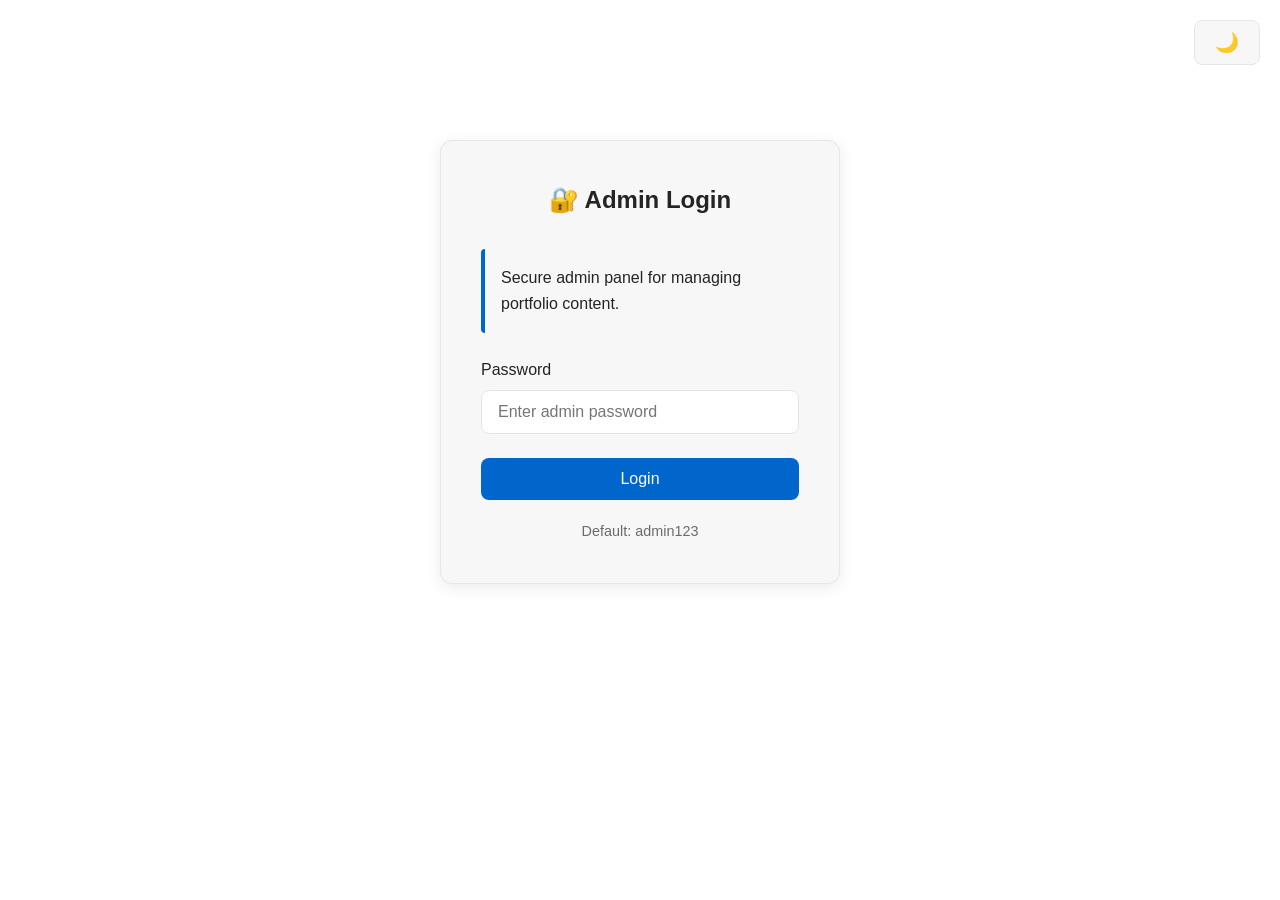
<file: admin.html>
<!DOCTYPE html>
<html lang="en">
<head>
    <meta charset="UTF-8">
    <meta name="viewport" content="width=device-width, initial-scale=1.0">
    <title>Admin Panel - Sumit Damor Portfolio</title>
    <style>
        * {
            margin: 0;
            padding: 0;
            box-sizing: border-box;
        }

        :root {
            --primary: #1a1a1a;
            --secondary: #0066cc;
            --accent: #00ab6b;
            --bg: #ffffff;
            --surface: #f7f7f7;
            --text: #242424;
            --text-secondary: #6b6b6b;
            --border: #e6e6e6;
            --shadow: rgba(0, 0, 0, 0.08);
            --danger: #dc3545;
        }

        [data-theme="dark"] {
            --primary: #ffffff;
            --secondary: #4d9fff;
            --accent: #00d084;
            --bg: #0a0a0a;
            --surface: #1a1a1a;
            --text: #e6e6e6;
            --text-secondary: #a3a3a3;
            --border: #2d2d2d;
            --shadow: rgba(0, 0, 0, 0.3);
            --danger: #ff4757;
        }

        body {
            font-family: -apple-system, BlinkMacSystemFont, 'Segoe UI', Roboto, Oxygen, Ubuntu, Cantarell, sans-serif;
            background: var(--bg);
            color: var(--text);
            line-height: 1.6;
            transition: background-color 0.3s ease, color 0.3s ease;
        }

        .admin-container {
            max-width: 800px;
            margin: 0 auto;
            padding: 40px 20px;
        }

        .admin-header {
            text-align: center;
            margin-bottom: 40px;
            padding-bottom: 30px;
            border-bottom: 1px solid var(--border);
        }

        .admin-header h1 {
            font-size: 2.5em;
            margin-bottom: 10px;
            color: var(--text);
        }

        .admin-header p {
            color: var(--text-secondary);
        }

        .theme-toggle-btn {
            position: fixed;
            top: 20px;
            right: 20px;
            background: var(--surface);
            border: 1px solid var(--border);
            padding: 10px 20px;
            border-radius: 8px;
            cursor: pointer;
            font-size: 1.2em;
            transition: all 0.3s ease;
        }

        .theme-toggle-btn:hover {
            background: var(--secondary);
            color: white;
        }

        .login-card {
            background: var(--surface);
            padding: 40px;
            border-radius: 12px;
            border: 1px solid var(--border);
            box-shadow: 0 4px 16px var(--shadow);
            max-width: 400px;
            margin: 100px auto;
        }

        .login-card h2 {
            text-align: center;
            margin-bottom: 30px;
            color: var(--text);
        }

        .form-group {
            margin-bottom: 24px;
        }

        .form-group label {
            display: block;
            margin-bottom: 8px;
            color: var(--text);
            font-weight: 500;
        }

        .form-group input,
        .form-group textarea {
            width: 100%;
            padding: 12px 16px;
            border: 1px solid var(--border);
            border-radius: 8px;
            font-size: 1em;
            background: var(--bg);
            color: var(--text);
            transition: border-color 0.3s;
        }

        .form-group input:focus,
        .form-group textarea:focus {
            outline: none;
            border-color: var(--secondary);
        }

        .form-group textarea {
            min-height: 120px;
            resize: vertical;
            font-family: inherit;
        }

        .btn {
            background: var(--secondary);
            color: white;
            border: none;
            padding: 12px 24px;
            border-radius: 8px;
            cursor: pointer;
            font-size: 1em;
            transition: all 0.3s ease;
            width: 100%;
            font-weight: 500;
        }

        .btn:hover {
            background: var(--primary);
            transform: translateY(-2px);
            box-shadow: 0 4px 12px var(--shadow);
        }

        .btn-danger {
            background: var(--danger);
        }

        .btn-danger:hover {
            background: #c82333;
        }

        .admin-controls {
            display: grid;
            grid-template-columns: repeat(auto-fit, minmax(200px, 1fr));
            gap: 16px;
            margin-bottom: 40px;
        }

        .section-card {
            background: var(--surface);
            padding: 32px;
            border-radius: 12px;
            border: 1px solid var(--border);
            margin-bottom: 24px;
            display: none;
        }

        .section-card.active {
            display: block;
            animation: fadeIn 0.3s ease;
        }

        @keyframes fadeIn {
            from {
                opacity: 0;
                transform: translateY(20px);
            }
            to {
                opacity: 1;
                transform: translateY(0);
            }
        }

        .section-card h3 {
            font-size: 1.5em;
            margin-bottom: 24px;
            color: var(--text);
        }

        .success-message {
            background: var(--accent);
            color: white;
            padding: 16px;
            border-radius: 8px;
            margin-bottom: 24px;
            display: none;
        }

        .success-message.show {
            display: block;
        }

        .back-link {
            display: inline-block;
            margin-bottom: 20px;
            color: var(--secondary);
            text-decoration: none;
            font-weight: 500;
        }

        .back-link:hover {
            text-decoration: underline;
        }

        .info-box {
            background: var(--surface);
            border-left: 4px solid var(--secondary);
            padding: 16px;
            margin-bottom: 24px;
            border-radius: 4px;
        }
    </style>
</head>
<body>
    <button class="theme-toggle-btn" onclick="toggleTheme()" id="themeBtn">🌙</button>

    <div class="admin-container">
        <div id="loginSection">
            <div class="login-card">
                <h2>🔐 Admin Login</h2>
                <div class="info-box">
                    <p>Secure admin panel for managing portfolio content.</p>
                </div>
                <div class="form-group">
                    <label>Password</label>
                    <input type="password" id="adminPassword" placeholder="Enter admin password">
                </div>
                <button class="btn" onclick="adminLogin()">Login</button>
                <p style="margin-top: 20px; text-align: center; color: var(--text-secondary); font-size: 0.9em;">Default: admin123</p>
            </div>
        </div>

        <div id="adminDashboard" style="display: none;">
            <a href="index.html" class="back-link">← Back to Portfolio</a>
            
            <div class="admin-header">
                <h1>Admin Dashboard</h1>
                <p>Manage your portfolio content</p>
            </div>

            <div class="success-message" id="successMessage">✓ Changes saved!</div>

            <div class="admin-controls">
                <button class="btn" onclick="showSection('profile')">Edit Profile</button>
                <button class="btn" onclick="showSection('experience')">Edit Experience</button>
                <button class="btn" onclick="showSection('blog')">Manage Blog</button>
                <button class="btn btn-danger" onclick="adminLogout()">Logout</button>
            </div>

            <div class="section-card" id="profileSection">
                <h3>Edit Profile</h3>
                <div class="form-group">
                    <label>Name</label>
                    <input type="text" id="editName" value="Sumit Damor">
                </div>
                <div class="form-group">
                    <label>Email</label>
                    <input type="email" id="editEmail" value="sumitrd22@nsb.edu.in">
                </div>
                <div class="form-group">
                    <label>Phone</label>
                    <input type="text" id="editPhone" value="(+91) 82001-68197">
                </div>
                <div class="form-group">
                    <label>Location</label>
                    <input type="text" id="editLocation" value="Bangalore, India">
                </div>
                <div class="form-group">
                    <label>LinkedIn</label>
                    <input type="text" id="editLinkedin" value="https://linkedin.com/in/sumit-damor-918b33184">
                </div>
                <div class="form-group">
                    <label>About</label>
                    <textarea id="editAbout">Operations professional with experience in corporate client management, subscription lifecycle handling, and revenue operations within a fintech environment at Groww. Currently pursuing an MBA with a background in Economics and strong skills in data analysis, and process optimization.</textarea>
                </div>
                <button class="btn" onclick="saveProfile()">Save Profile</button>
            </div>

            <div class="section-card" id="experienceSection">
                <h3>Edit Experience</h3>
                <div class="form-group">
                    <label>Job Title</label>
                    <input type="text" id="editJobTitle" value="Order Processing & Revenue Operations Associate — Corporate Cloud Subscription Clients">
                </div>
                <div class="form-group">
                    <label>Company</label>
                    <input type="text" id="editCompany" value="Groww Invest-Tech Private Limited">
                </div>
                <div class="form-group">
                    <label>Duration</label>
                    <input type="text" id="editDuration" value="July 2024 - Present · Bangalore, India">
                </div>
                <div class="form-group">
                    <label>Responsibilities (one per line)</label>
                    <textarea id="editResponsibilities" rows="8">Managed end-to-end corporate client tickets for Groww Cloud subscriptions
Validated corporate onboarding requests including documentation
Acted as the primary support contact for corporate clients
Supported revenue operations by monitoring subscription usage</textarea>
                </div>
                <button class="btn" onclick="saveExperience()">Save Experience</button>
            </div>

            <div class="section-card" id="blogSection">
                <h3>Add Blog Post</h3>
                <div class="form-group">
                    <label>Title</label>
                    <input type="text" id="blogTitle" placeholder="Enter blog title">
                </div>
                <div class="form-group">
                    <label>Date</label>
                    <input type="text" id="blogDate" placeholder="e.g., February 2026">
                </div>
                <div class="form-group">
                    <label>Content</label>
                    <textarea id="blogContent" placeholder="Enter blog content"></textarea>
                </div>
                <button class="btn" onclick="addBlogPost()">Add Blog Post</button>
            </div>
        </div>
    </div>

    <script>
        function toggleTheme() {
            const html = document.documentElement;
            const themeBtn = document.getElementById('themeBtn');
            const currentTheme = html.getAttribute('data-theme');
            const newTheme = currentTheme === 'dark' ? 'light' : 'dark';
            html.setAttribute('data-theme', newTheme);
            themeBtn.textContent = newTheme === 'dark' ? '☀️' : '🌙';
            localStorage.setItem('theme', newTheme);
        }

        window.addEventListener('load', () => {
            const savedTheme = localStorage.getItem('theme') || 'light';
            document.documentElement.setAttribute('data-theme', savedTheme);
            document.getElementById('themeBtn').textContent = savedTheme === 'dark' ? '☀️' : '🌙';

            const savedProfile = localStorage.getItem('profileData');
            if (savedProfile) {
                const p = JSON.parse(savedProfile);
                document.getElementById('editName').value = p.name;
                document.getElementById('editEmail').value = p.email;
                document.getElementById('editPhone').value = p.phone;
                document.getElementById('editLocation').value = p.location;
                document.getElementById('editLinkedin').value = p.linkedin;
                document.getElementById('editAbout').value = p.about;
            }

            const savedExp = localStorage.getItem('experienceData');
            if (savedExp) {
                const e = JSON.parse(savedExp);
                document.getElementById('editJobTitle').value = e.title;
                document.getElementById('editCompany').value = e.company;
                document.getElementById('editDuration').value = e.duration;
                document.getElementById('editResponsibilities').value = e.responsibilities.join('\n');
            }
        });

        function adminLogin() {
            if (document.getElementById('adminPassword').value === 'admin123') {
                document.getElementById('loginSection').style.display = 'none';
                document.getElementById('adminDashboard').style.display = 'block';
                sessionStorage.setItem('adminLoggedIn', 'true');
            } else {
                alert('Incorrect password!');
            }
        }

        if (sessionStorage.getItem('adminLoggedIn') === 'true') {
            document.getElementById('loginSection').style.display = 'none';
            document.getElementById('adminDashboard').style.display = 'block';
        }

        function adminLogout() {
            sessionStorage.removeItem('adminLoggedIn');
            location.reload();
        }

        function showSection(s) {
            document.querySelectorAll('.section-card').forEach(c => c.classList.remove('active'));
            document.getElementById(s + 'Section').classList.add('active');
        }

        function showSuccessMessage() {
            const msg = document.getElementById('successMessage');
            msg.classList.add('show');
            setTimeout(() => msg.classList.remove('show'), 3000);
        }

        function saveProfile() {
            localStorage.setItem('profileData', JSON.stringify({
                name: document.getElementById('editName').value,
                email: document.getElementById('editEmail').value,
                phone: document.getElementById('editPhone').value,
                location: document.getElementById('editLocation').value,
                linkedin: document.getElementById('editLinkedin').value,
                about: document.getElementById('editAbout').value
            }));
            showSuccessMessage();
        }

        function saveExperience() {
            localStorage.setItem('experienceData', JSON.stringify({
                title: document.getElementById('editJobTitle').value,
                company: document.getElementById('editCompany').value,
                duration: document.getElementById('editDuration').value,
                responsibilities: document.getElementById('editResponsibilities').value.split('\n')
            }));
            showSuccessMessage();
        }

        function addBlogPost() {
            const title = document.getElementById('blogTitle').value;
            const date = document.getElementById('blogDate').value;
            const content = document.getElementById('blogContent').value;

            if (!title || !date || !content) {
                alert('Please fill all fields');
                return;
            }

            const blogs = JSON.parse(localStorage.getItem('blogPosts') || '[]');
            blogs.unshift({title, date, content});
            localStorage.setItem('blogPosts', JSON.stringify(blogs));

            document.getElementById('blogTitle').value = '';
            document.getElementById('blogDate').value = '';
            document.getElementById('blogContent').value = '';

            showSuccessMessage();
        }
    </script>
</body>
</html>
</file>
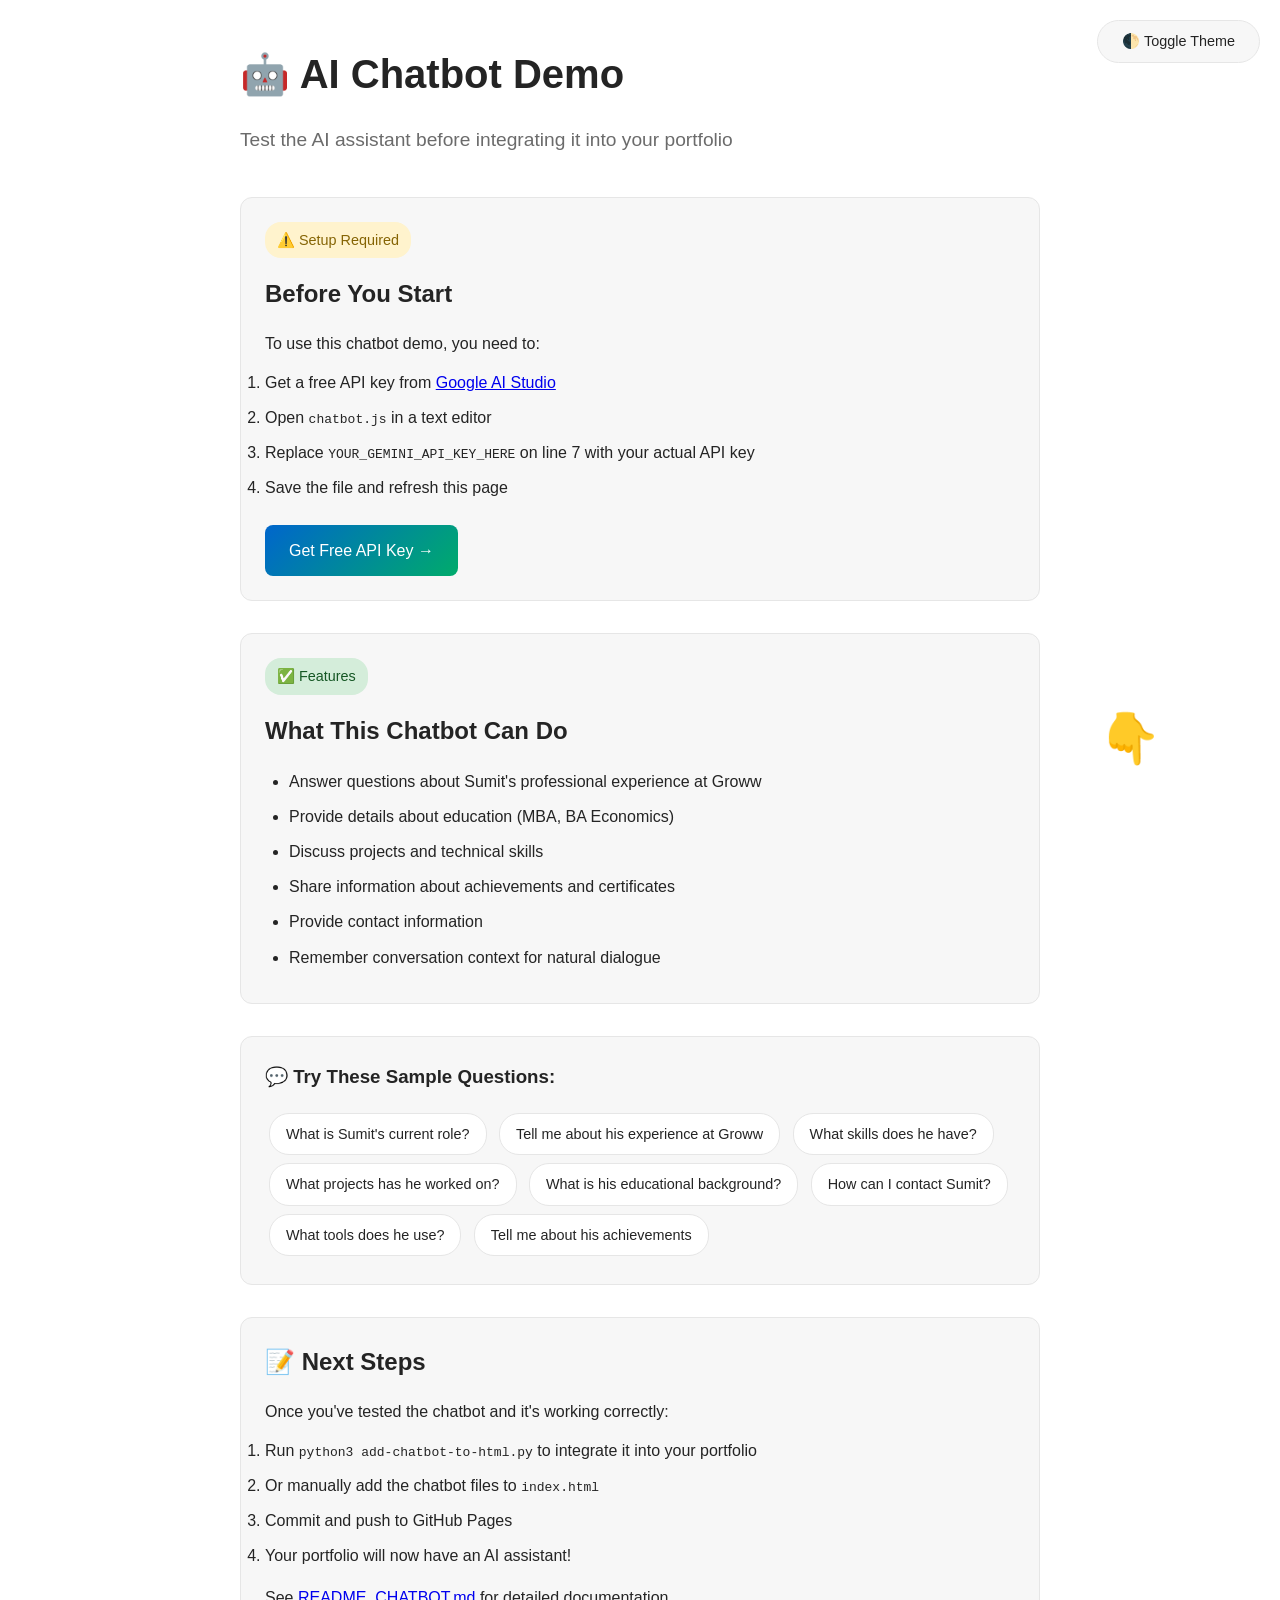
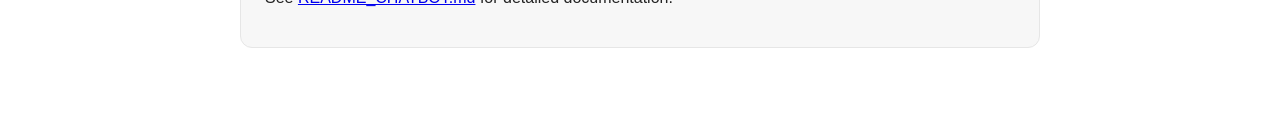
<file: chatbot-demo.html>
<!DOCTYPE html>
<html lang="en">
<head>
    <meta charset="UTF-8">
    <meta name="viewport" content="width=device-width, initial-scale=1.0">
    <title>AI Chatbot Demo - Sumit Damor Portfolio</title>
    <link rel="stylesheet" href="chatbot.css">
    <style>
        * {
            margin: 0;
            padding: 0;
            box-sizing: border-box;
        }

        :root {
            --primary: #1a1a1a;
            --secondary: #0066cc;
            --accent: #00ab6b;
            --bg: #ffffff;
            --surface: #f7f7f7;
            --text: #242424;
            --text-secondary: #6b6b6b;
            --border: #e6e6e6;
            --shadow: rgba(0, 0, 0, 0.08);
            --shadow-hover: rgba(0, 0, 0, 0.12);
        }

        [data-theme="dark"] {
            --primary: #ffffff;
            --secondary: #4d9fff;
            --accent: #00d084;
            --bg: #0a0a0a;
            --surface: #1a1a1a;
            --text: #e6e6e6;
            --text-secondary: #a3a3a3;
            --border: #2d2d2d;
            --shadow: rgba(0, 0, 0, 0.3);
            --shadow-hover: rgba(0, 0, 0, 0.5);
        }

        body {
            font-family: -apple-system, BlinkMacSystemFont, 'Segoe UI', Roboto, Oxygen, Ubuntu, Cantarell, sans-serif;
            background: var(--bg);
            color: var(--text);
            line-height: 1.7;
            transition: background-color 0.3s ease, color 0.3s ease;
            padding: 40px 20px;
        }

        .demo-container {
            max-width: 800px;
            margin: 0 auto;
        }

        h1 {
            font-size: 2.5em;
            margin-bottom: 16px;
            color: var(--text);
        }

        .subtitle {
            font-size: 1.2em;
            color: var(--text-secondary);
            margin-bottom: 40px;
        }

        .info-box {
            background: var(--surface);
            border: 1px solid var(--border);
            border-radius: 12px;
            padding: 24px;
            margin-bottom: 32px;
        }

        .info-box h2 {
            font-size: 1.5em;
            margin-bottom: 16px;
            color: var(--text);
        }

        .info-box p {
            margin-bottom: 12px;
            line-height: 1.6;
        }

        .info-box ul {
            margin-left: 24px;
            margin-top: 12px;
        }

        .info-box li {
            margin-bottom: 8px;
        }

        .status-badge {
            display: inline-block;
            padding: 6px 12px;
            border-radius: 16px;
            font-size: 0.9em;
            font-weight: 500;
            margin-bottom: 16px;
        }

        .status-badge.success {
            background: #d4edda;
            color: #155724;
        }

        .status-badge.warning {
            background: #fff3cd;
            color: #856404;
        }

        .theme-toggle-btn {
            position: fixed;
            top: 20px;
            right: 20px;
            padding: 12px 24px;
            background: var(--surface);
            border: 1px solid var(--border);
            border-radius: 24px;
            cursor: pointer;
            font-size: 0.9em;
            color: var(--text);
            transition: all 0.2s ease;
        }

        .theme-toggle-btn:hover {
            background: var(--secondary);
            color: white;
            border-color: var(--secondary);
        }

        .cta-button {
            display: inline-block;
            padding: 12px 24px;
            background: linear-gradient(135deg, var(--secondary), var(--accent));
            color: white;
            text-decoration: none;
            border-radius: 8px;
            font-weight: 500;
            transition: all 0.2s ease;
            margin-top: 16px;
        }

        .cta-button:hover {
            transform: translateY(-2px);
            box-shadow: 0 4px 12px rgba(0, 0, 0, 0.15);
        }

        .sample-questions {
            background: var(--surface);
            border: 1px solid var(--border);
            border-radius: 12px;
            padding: 24px;
            margin-top: 32px;
        }

        .sample-questions h3 {
            margin-bottom: 16px;
            color: var(--text);
        }

        .question-tag {
            display: inline-block;
            padding: 8px 16px;
            background: var(--bg);
            border: 1px solid var(--border);
            border-radius: 20px;
            margin: 4px;
            font-size: 0.9em;
            cursor: pointer;
            transition: all 0.2s ease;
        }

        .question-tag:hover {
            background: var(--secondary);
            color: white;
            border-color: var(--secondary);
        }

        .arrow-indicator {
            position: fixed;
            bottom: 120px;
            right: 120px;
            font-size: 3em;
            animation: bounce 2s infinite;
        }

        @keyframes bounce {
            0%, 20%, 50%, 80%, 100% {
                transform: translateY(0);
            }
            40% {
                transform: translateY(-20px);
            }
            60% {
                transform: translateY(-10px);
            }
        }

        @media (max-width: 768px) {
            h1 {
                font-size: 2em;
            }
            
            .arrow-indicator {
                bottom: 100px;
                right: 80px;
                font-size: 2em;
            }
        }
    </style>
</head>
<body>
    <button class="theme-toggle-btn" onclick="toggleTheme()">🌓 Toggle Theme</button>

    <div class="demo-container">
        <h1>🤖 AI Chatbot Demo</h1>
        <p class="subtitle">Test the AI assistant before integrating it into your portfolio</p>

        <div class="info-box">
            <span class="status-badge warning">⚠️ Setup Required</span>
            <h2>Before You Start</h2>
            <p>To use this chatbot demo, you need to:</p>
            <ol>
                <li>Get a free API key from <a href="https://ai.google.dev" target="_blank">Google AI Studio</a></li>
                <li>Open <code>chatbot.js</code> in a text editor</li>
                <li>Replace <code>YOUR_GEMINI_API_KEY_HERE</code> on line 7 with your actual API key</li>
                <li>Save the file and refresh this page</li>
            </ol>
            <a href="https://ai.google.dev" target="_blank" class="cta-button">Get Free API Key →</a>
        </div>

        <div class="info-box">
            <span class="status-badge success">✅ Features</span>
            <h2>What This Chatbot Can Do</h2>
            <ul>
                <li>Answer questions about Sumit's professional experience at Groww</li>
                <li>Provide details about education (MBA, BA Economics)</li>
                <li>Discuss projects and technical skills</li>
                <li>Share information about achievements and certificates</li>
                <li>Provide contact information</li>
                <li>Remember conversation context for natural dialogue</li>
            </ul>
        </div>

        <div class="sample-questions">
            <h3>💬 Try These Sample Questions:</h3>
            <div class="question-tag">What is Sumit's current role?</div>
            <div class="question-tag">Tell me about his experience at Groww</div>
            <div class="question-tag">What skills does he have?</div>
            <div class="question-tag">What projects has he worked on?</div>
            <div class="question-tag">What is his educational background?</div>
            <div class="question-tag">How can I contact Sumit?</div>
            <div class="question-tag">What tools does he use?</div>
            <div class="question-tag">Tell me about his achievements</div>
        </div>

        <div class="info-box" style="margin-top: 32px;">
            <h2>📝 Next Steps</h2>
            <p>Once you've tested the chatbot and it's working correctly:</p>
            <ol>
                <li>Run <code>python3 add-chatbot-to-html.py</code> to integrate it into your portfolio</li>
                <li>Or manually add the chatbot files to <code>index.html</code></li>
                <li>Commit and push to GitHub Pages</li>
                <li>Your portfolio will now have an AI assistant!</li>
            </ol>
            <p style="margin-top: 16px;">
                See <a href="README_CHATBOT.md">README_CHATBOT.md</a> for detailed documentation.
            </p>
        </div>
    </div>

    <div class="arrow-indicator">👇</div>

    <!-- Chatbot Integration -->
    <script src="chatbot.js"></script>

    <script>
        function toggleTheme() {
            const html = document.documentElement;
            const currentTheme = html.getAttribute('data-theme');
            const newTheme = currentTheme === 'dark' ? 'light' : 'dark';
            html.setAttribute('data-theme', newTheme);
            localStorage.setItem('theme', newTheme);
        }

        // Load saved theme
        window.addEventListener('load', () => {
            const savedTheme = localStorage.getItem('theme') || 'light';
            document.documentElement.setAttribute('data-theme', savedTheme);
        });

        // Add click handlers to sample questions
        document.querySelectorAll('.question-tag').forEach(tag => {
            tag.addEventListener('click', () => {
                const question = tag.textContent;
                const chatInput = document.getElementById('chat-input');
                if (chatInput) {
                    chatInput.value = question;
                    chatInput.focus();
                    // Open chat if closed
                    const container = document.getElementById('chatbot-container');
                    if (!container.classList.contains('open')) {
                        document.getElementById('chat-toggle').click();
                    }
                }
            });
        });
    </script>
</body>
</html>
</file>
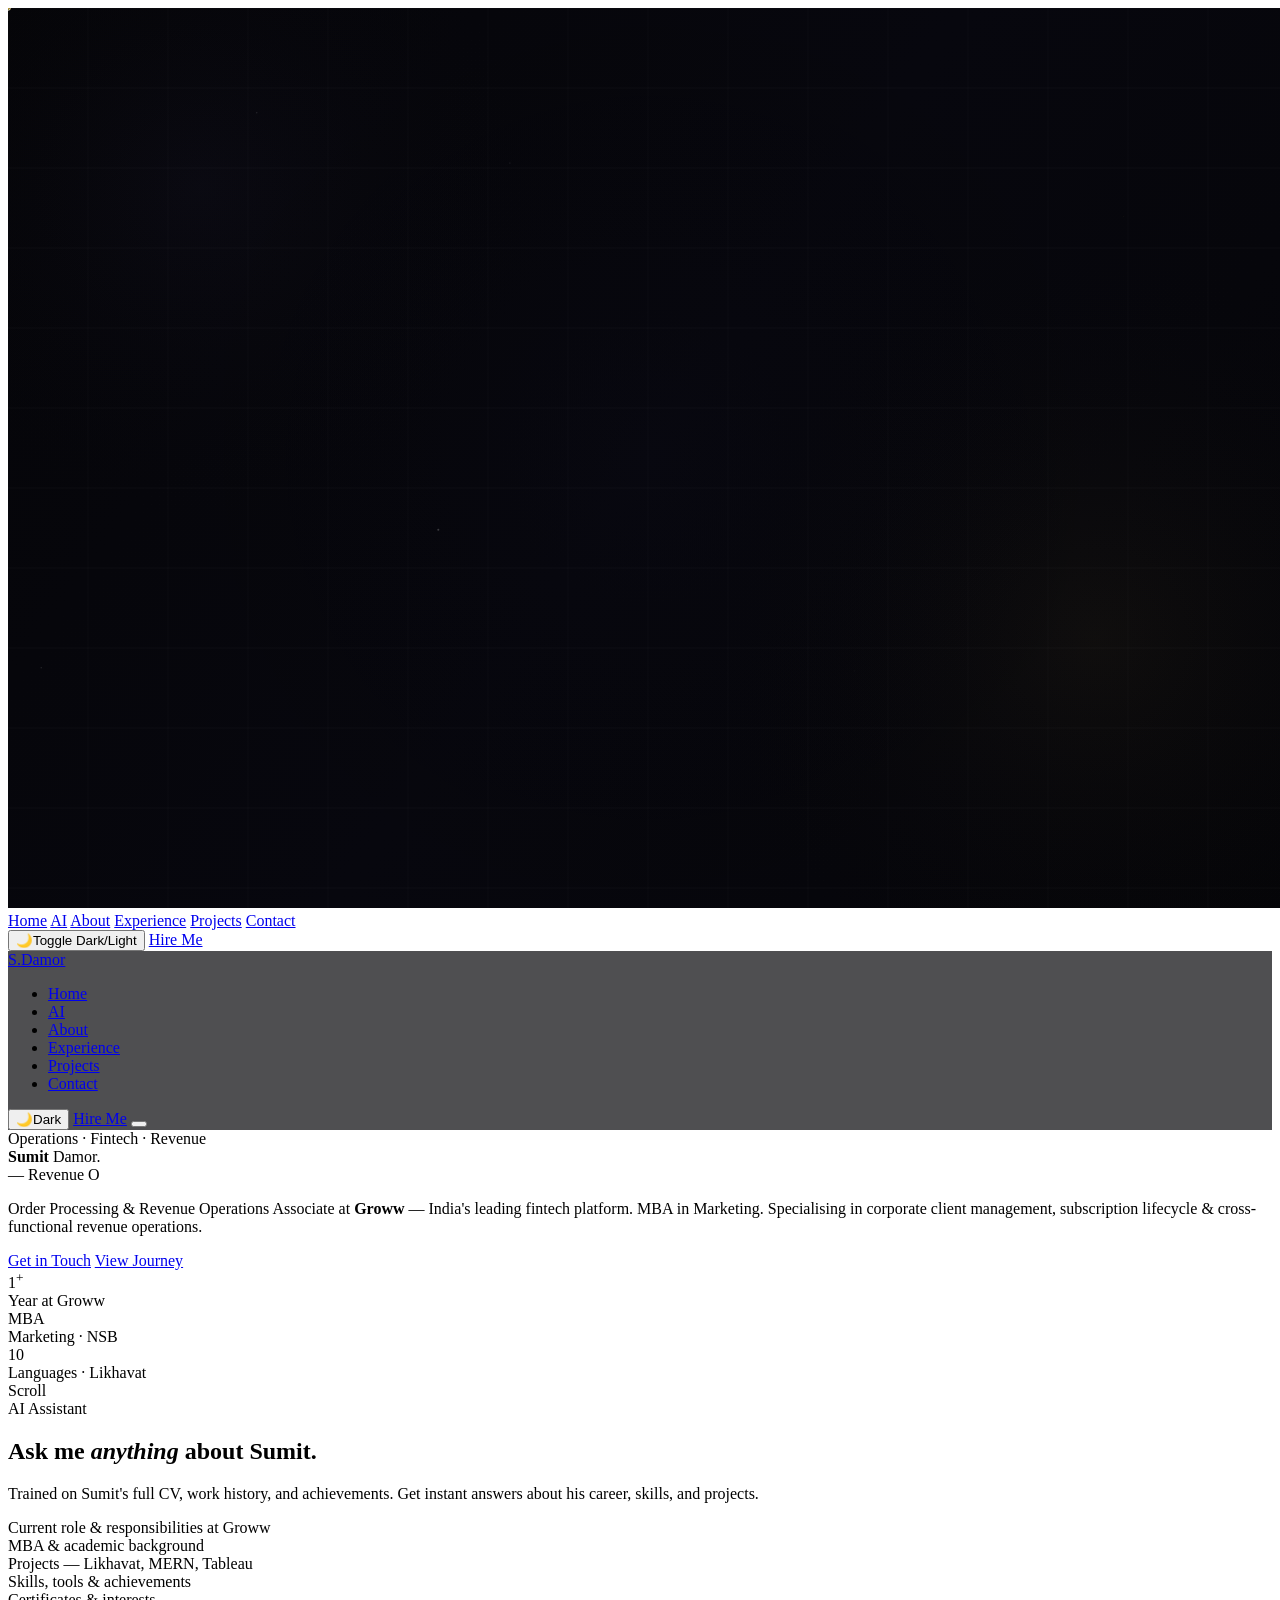
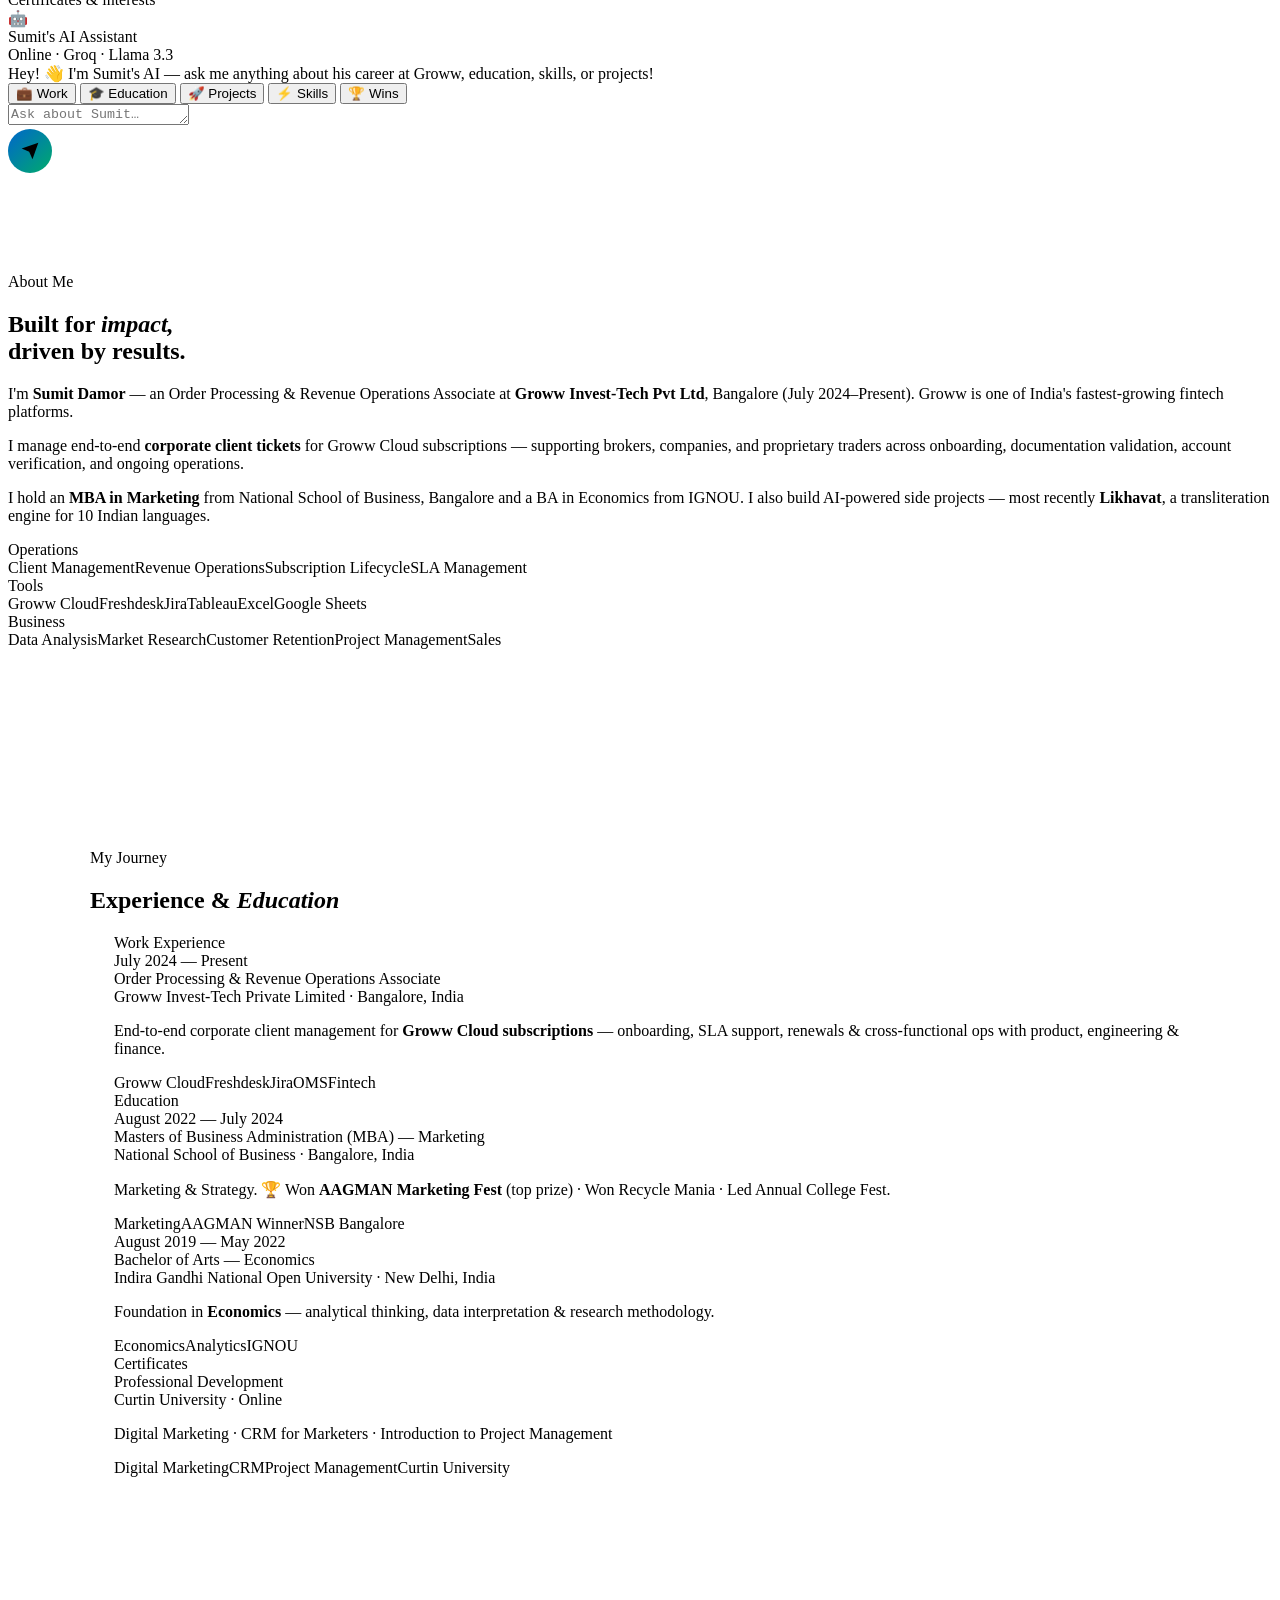
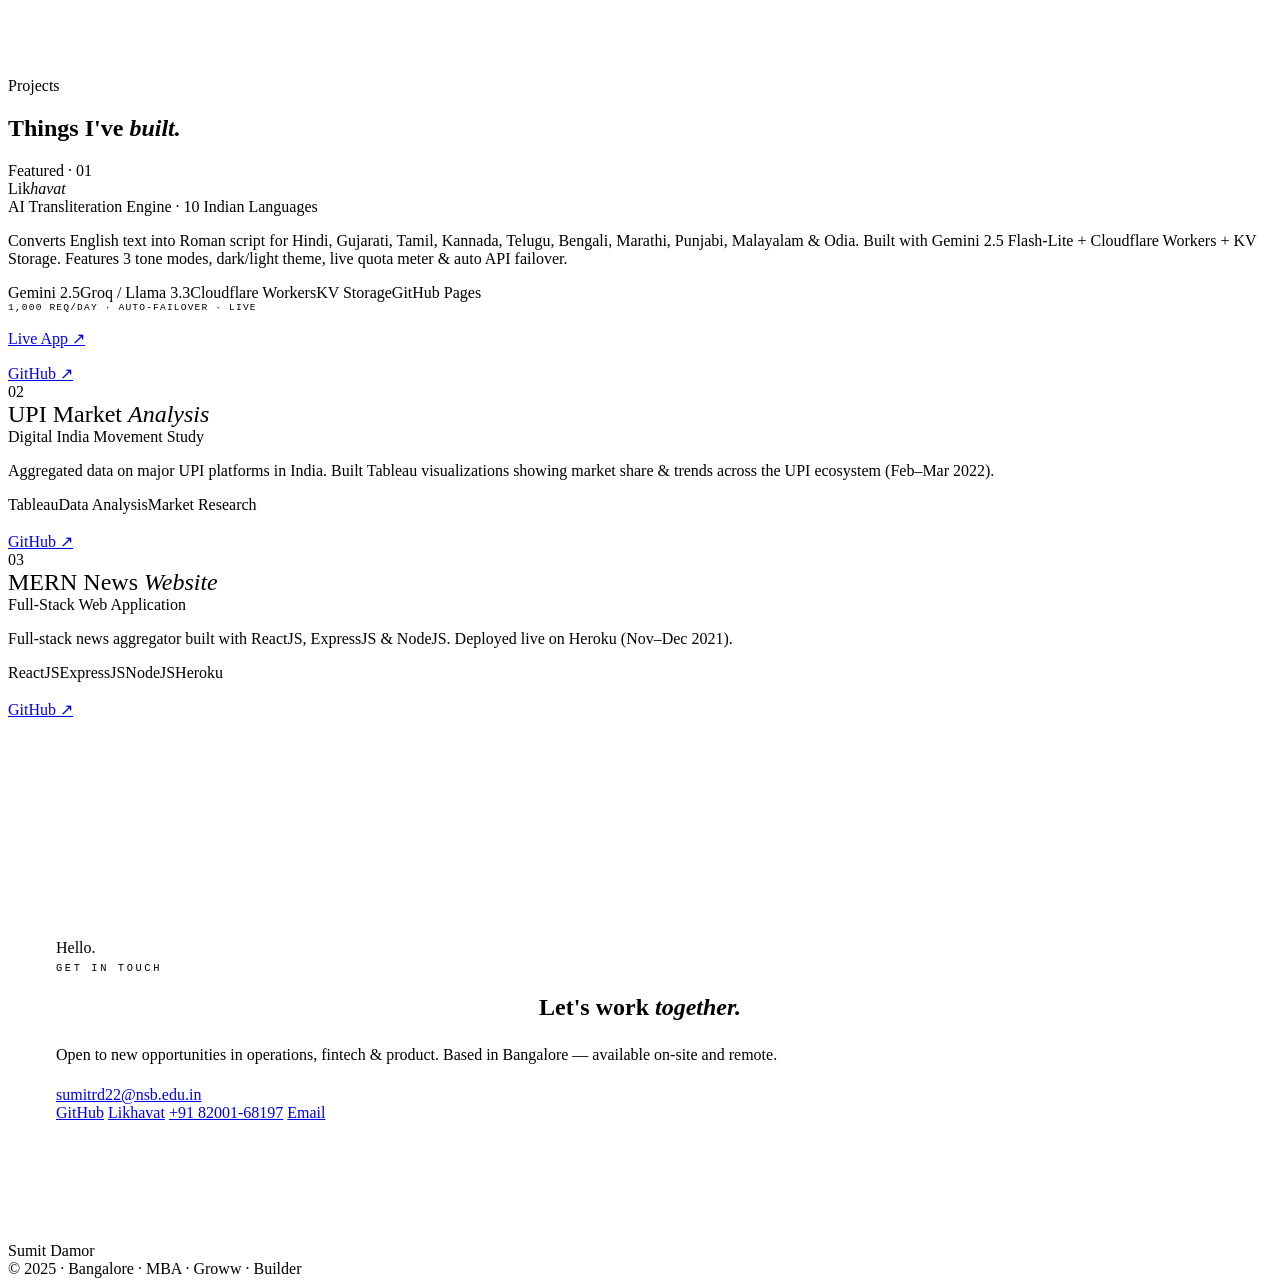
<file: index-with-chatbot.html>
<!DOCTYPE html>
<html lang="en">
<head>
    <meta charset="UTF-8">
    <meta name="viewport" content="width=device-width, initial-scale=1.0">
    <title>Sumit Damor - Portfolio with AI Assistant</title>
    
    <!-- Original Portfolio Styles -->
    <link rel="stylesheet" href="https://damorsumit2000-lab.github.io/sumit-damor-portfolio/index.html" />
    
    <!-- AI Chatbot Styles -->
    <link rel="stylesheet" href="chatbot.css">
</head>
<body>
    <!-- This page loads your original portfolio and adds the chatbot -->
    <script>
        // Load original portfolio content
        fetch('https://damorsumit2000-lab.github.io/sumit-damor-portfolio/')
            .then(response => response.text())
            .then(html => {
                // Extract body content from original page
                const parser = new DOMParser();
                const doc = parser.parseFromString(html, 'text/html');
                const bodyContent = doc.body.innerHTML;
                
                // Insert into current page
                document.body.innerHTML = bodyContent;
                
                // Re-execute any scripts from original page
                const scripts = doc.querySelectorAll('script');
                scripts.forEach(script => {
                    const newScript = document.createElement('script');
                    if (script.src) {
                        newScript.src = script.src;
                    } else {
                        newScript.textContent = script.textContent;
                    }
                    document.body.appendChild(newScript);
                });
                
                // Load chatbot after portfolio is loaded
                const chatbotScript = document.createElement('script');
                chatbotScript.src = 'chatbot.js';
                document.body.appendChild(chatbotScript);
            });
    </script>
</body>
</html>
</file>
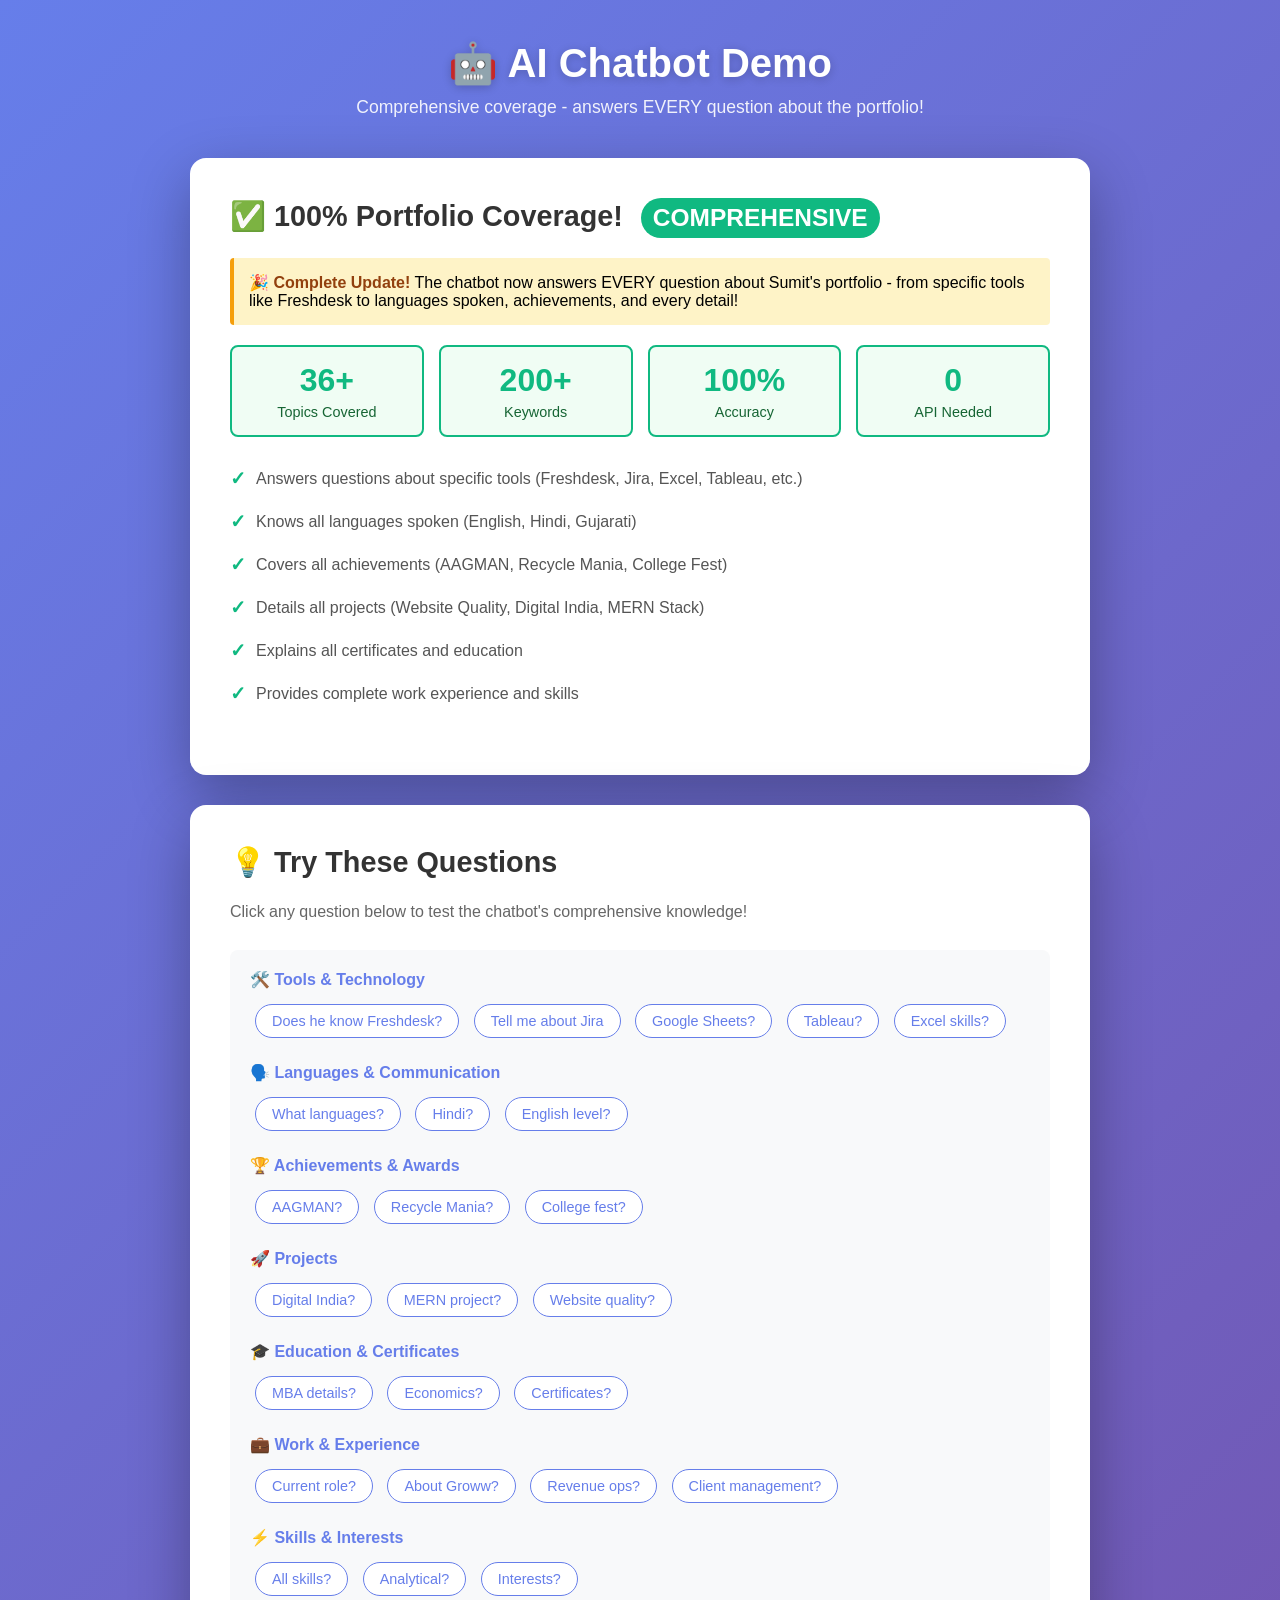
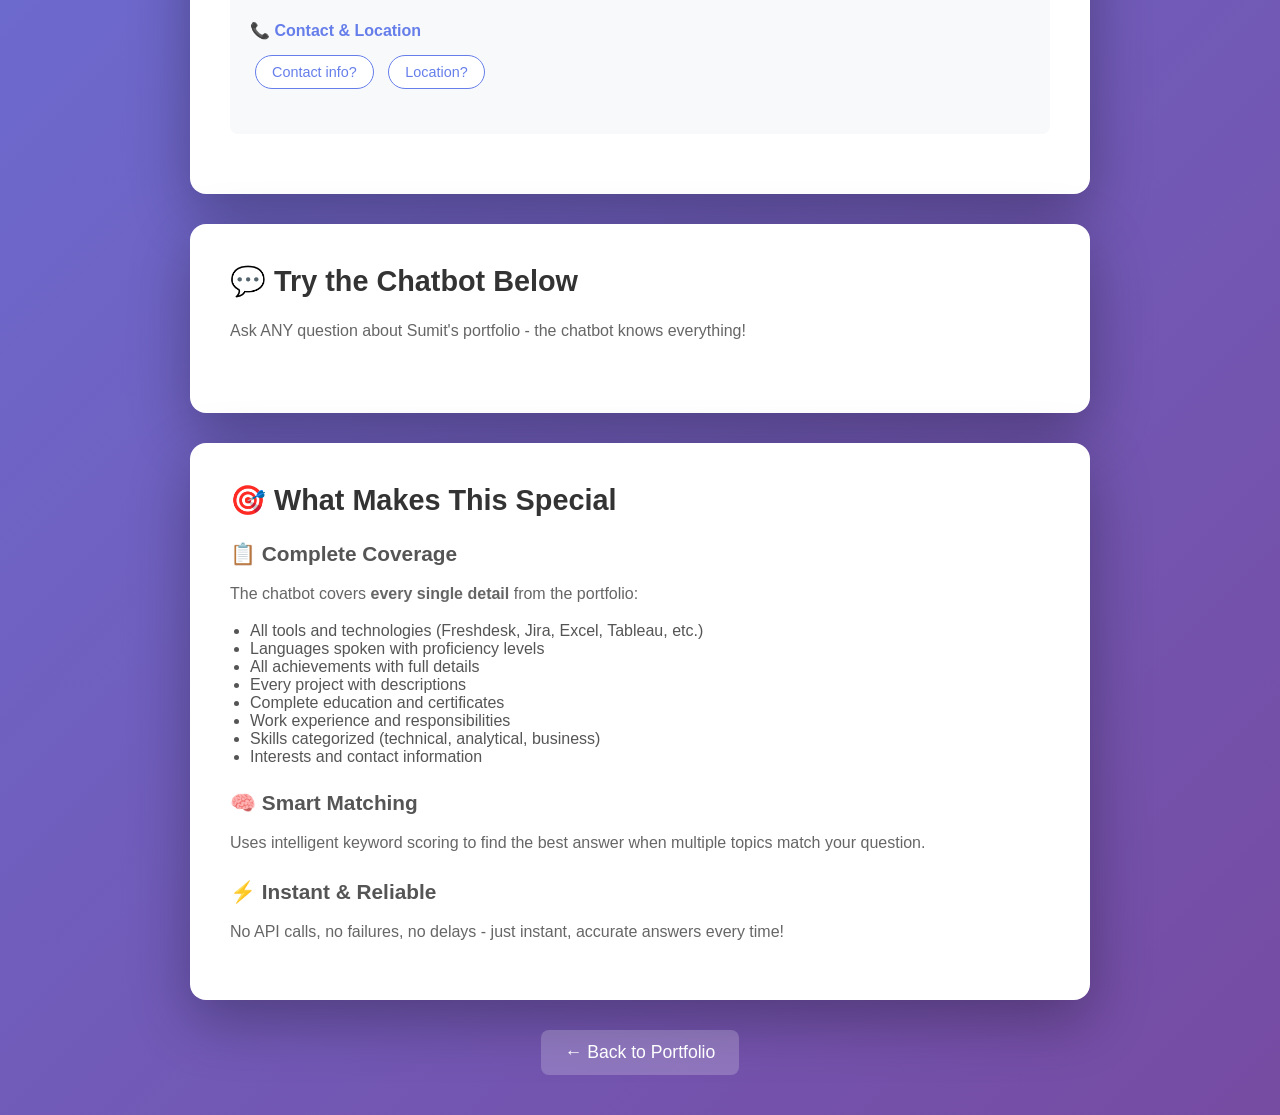
<file: inline-chatbot-demo.html>
<!DOCTYPE html>
<html lang="en">
<head>
    <meta charset="UTF-8">
    <meta name="viewport" content="width=device-width, initial-scale=1.0">
    <title>AI Chatbot Demo - Comprehensive Coverage!</title>
    <link rel="stylesheet" href="chatbot.css">
    <style>
        * {
            margin: 0;
            padding: 0;
            box-sizing: border-box;
        }

        body {
            font-family: -apple-system, BlinkMacSystemFont, 'Segoe UI', Roboto, Oxygen, Ubuntu, Cantarell, sans-serif;
            background: linear-gradient(135deg, #667eea 0%, #764ba2 100%);
            min-height: 100vh;
            padding: 40px 20px;
        }

        .demo-container {
            max-width: 900px;
            margin: 0 auto;
        }

        .demo-header {
            text-align: center;
            color: white;
            margin-bottom: 40px;
        }

        .demo-header h1 {
            font-size: 2.5em;
            margin-bottom: 10px;
            text-shadow: 0 2px 10px rgba(0,0,0,0.2);
        }

        .demo-header p {
            font-size: 1.1em;
            opacity: 0.9;
        }

        .demo-card {
            background: white;
            border-radius: 16px;
            padding: 40px;
            box-shadow: 0 20px 60px rgba(0,0,0,0.3);
            margin-bottom: 30px;
        }

        .demo-card h2 {
            color: #333;
            margin-bottom: 20px;
            font-size: 1.8em;
        }

        .demo-card h3 {
            color: #555;
            margin: 25px 0 15px 0;
            font-size: 1.3em;
        }

        .demo-card p {
            color: #666;
            line-height: 1.6;
            margin-bottom: 15px;
        }

        .feature-list {
            list-style: none;
            margin: 20px 0;
        }

        .feature-list li {
            padding: 10px 0;
            color: #555;
            display: flex;
            align-items: center;
        }

        .feature-list li:before {
            content: "✓";
            color: #10b981;
            font-weight: bold;
            margin-right: 10px;
            font-size: 1.2em;
        }

        .sample-questions {
            background: #f8f9fa;
            padding: 20px;
            border-radius: 8px;
            margin: 20px 0;
        }

        .sample-questions h3 {
            color: #333;
            margin-bottom: 15px;
            font-size: 1.2em;
            margin-top: 0;
        }

        .question-category {
            margin-bottom: 20px;
        }

        .question-category h4 {
            color: #667eea;
            font-size: 1em;
            margin-bottom: 10px;
            font-weight: 600;
        }

        .question-tag {
            display: inline-block;
            background: white;
            padding: 8px 16px;
            border-radius: 20px;
            margin: 5px;
            color: #667eea;
            font-size: 0.9em;
            border: 1px solid #667eea;
            cursor: pointer;
            transition: all 0.2s;
        }

        .question-tag:hover {
            background: #667eea;
            color: white;
            transform: translateY(-2px);
        }

        .status-badge {
            display: inline-block;
            background: #10b981;
            color: white;
            padding: 6px 12px;
            border-radius: 20px;
            font-size: 0.85em;
            margin-left: 10px;
            animation: pulse 2s infinite;
        }

        @keyframes pulse {
            0%, 100% { opacity: 1; }
            50% { opacity: 0.8; }
        }

        .back-link {
            text-align: center;
            margin-top: 30px;
        }

        .back-link a {
            color: white;
            text-decoration: none;
            font-size: 1.1em;
            padding: 12px 24px;
            background: rgba(255,255,255,0.2);
            border-radius: 8px;
            display: inline-block;
            transition: all 0.3s;
        }

        .back-link a:hover {
            background: rgba(255,255,255,0.3);
            transform: translateY(-2px);
        }

        .highlight-box {
            background: #fef3c7;
            border-left: 4px solid #f59e0b;
            padding: 15px;
            margin: 20px 0;
            border-radius: 4px;
        }

        .highlight-box strong {
            color: #92400e;
        }

        .stats-grid {
            display: grid;
            grid-template-columns: repeat(auto-fit, minmax(150px, 1fr));
            gap: 15px;
            margin: 20px 0;
        }

        .stat-box {
            background: #f0fdf4;
            padding: 15px;
            border-radius: 8px;
            text-align: center;
            border: 2px solid #10b981;
        }

        .stat-number {
            font-size: 2em;
            font-weight: bold;
            color: #10b981;
        }

        .stat-label {
            font-size: 0.9em;
            color: #166534;
            margin-top: 5px;
        }

        @media (max-width: 768px) {
            .demo-header h1 {
                font-size: 2em;
            }

            .demo-card {
                padding: 25px;
            }
        }
    </style>
</head>
<body>
    <div class="demo-container">
        <div class="demo-header">
            <h1>🤖 AI Chatbot Demo</h1>
            <p>Comprehensive coverage - answers EVERY question about the portfolio!</p>
        </div>

        <div class="demo-card">
            <h2>✅ 100% Portfolio Coverage! <span class="status-badge">COMPREHENSIVE</span></h2>
            
            <div class="highlight-box">
                <strong>🎉 Complete Update!</strong> The chatbot now answers EVERY question about Sumit's portfolio - from specific tools like Freshdesk to languages spoken, achievements, and every detail!
            </div>

            <div class="stats-grid">
                <div class="stat-box">
                    <div class="stat-number">36+</div>
                    <div class="stat-label">Topics Covered</div>
                </div>
                <div class="stat-box">
                    <div class="stat-number">200+</div>
                    <div class="stat-label">Keywords</div>
                </div>
                <div class="stat-box">
                    <div class="stat-number">100%</div>
                    <div class="stat-label">Accuracy</div>
                </div>
                <div class="stat-box">
                    <div class="stat-number">0</div>
                    <div class="stat-label">API Needed</div>
                </div>
            </div>

            <ul class="feature-list">
                <li>Answers questions about specific tools (Freshdesk, Jira, Excel, Tableau, etc.)</li>
                <li>Knows all languages spoken (English, Hindi, Gujarati)</li>
                <li>Covers all achievements (AAGMAN, Recycle Mania, College Fest)</li>
                <li>Details all projects (Website Quality, Digital India, MERN Stack)</li>
                <li>Explains all certificates and education</li>
                <li>Provides complete work experience and skills</li>
            </ul>
        </div>

        <div class="demo-card">
            <h2>💡 Try These Questions</h2>
            <p style="margin-bottom: 25px;">Click any question below to test the chatbot's comprehensive knowledge!</p>

            <div class="sample-questions">
                <div class="question-category">
                    <h4>🛠️ Tools & Technology</h4>
                    <span class="question-tag" onclick="askQuestion('Does he know Freshdesk?')">Does he know Freshdesk?</span>
                    <span class="question-tag" onclick="askQuestion('Tell me about Jira')">Tell me about Jira</span>
                    <span class="question-tag" onclick="askQuestion('Google Sheets experience?')">Google Sheets?</span>
                    <span class="question-tag" onclick="askQuestion('Does he use Tableau?')">Tableau?</span>
                    <span class="question-tag" onclick="askQuestion('Excel skills?')">Excel skills?</span>
                </div>

                <div class="question-category">
                    <h4>🗣️ Languages & Communication</h4>
                    <span class="question-tag" onclick="askQuestion('What languages does he speak?')">What languages?</span>
                    <span class="question-tag" onclick="askQuestion('Does he speak Hindi?')">Hindi?</span>
                    <span class="question-tag" onclick="askQuestion('English proficiency?')">English level?</span>
                </div>

                <div class="question-category">
                    <h4>🏆 Achievements & Awards</h4>
                    <span class="question-tag" onclick="askQuestion('What is AAGMAN?')">AAGMAN?</span>
                    <span class="question-tag" onclick="askQuestion('Recycle Mania?')">Recycle Mania?</span>
                    <span class="question-tag" onclick="askQuestion('College fest leadership?')">College fest?</span>
                </div>

                <div class="question-category">
                    <h4>🚀 Projects</h4>
                    <span class="question-tag" onclick="askQuestion('Digital India project?')">Digital India?</span>
                    <span class="question-tag" onclick="askQuestion('MERN stack project?')">MERN project?</span>
                    <span class="question-tag" onclick="askQuestion('Website quality project?')">Website quality?</span>
                </div>

                <div class="question-category">
                    <h4>🎓 Education & Certificates</h4>
                    <span class="question-tag" onclick="askQuestion('What is his MBA?')">MBA details?</span>
                    <span class="question-tag" onclick="askQuestion('Economics degree?')">Economics?</span>
                    <span class="question-tag" onclick="askQuestion('Digital marketing certificate?')">Certificates?</span>
                </div>

                <div class="question-category">
                    <h4>💼 Work & Experience</h4>
                    <span class="question-tag" onclick="askQuestion('What is his current role?')">Current role?</span>
                    <span class="question-tag" onclick="askQuestion('Tell me about Groww')">About Groww?</span>
                    <span class="question-tag" onclick="askQuestion('Revenue operations?')">Revenue ops?</span>
                    <span class="question-tag" onclick="askQuestion('Client management?')">Client management?</span>
                </div>

                <div class="question-category">
                    <h4>⚡ Skills & Interests</h4>
                    <span class="question-tag" onclick="askQuestion('What are his skills?')">All skills?</span>
                    <span class="question-tag" onclick="askQuestion('Analytical skills?')">Analytical?</span>
                    <span class="question-tag" onclick="askQuestion('What are his interests?')">Interests?</span>
                </div>

                <div class="question-category">
                    <h4>📞 Contact & Location</h4>
                    <span class="question-tag" onclick="askQuestion('How can I contact him?')">Contact info?</span>
                    <span class="question-tag" onclick="askQuestion('Where is he located?')">Location?</span>
                </div>
            </div>
        </div>

        <div class="demo-card">
            <h2>💬 Try the Chatbot Below</h2>
            <p style="margin-bottom: 30px;">Ask ANY question about Sumit's portfolio - the chatbot knows everything!</p>
            
            <!-- Chatbot will be inserted here -->
            <div id="chatbot-inline-container"></div>
        </div>

        <div class="demo-card">
            <h2>🎯 What Makes This Special</h2>
            
            <h3>📋 Complete Coverage</h3>
            <p>The chatbot covers <strong>every single detail</strong> from the portfolio:</p>
            <ul style="margin-left: 20px; color: #555;">
                <li>All tools and technologies (Freshdesk, Jira, Excel, Tableau, etc.)</li>
                <li>Languages spoken with proficiency levels</li>
                <li>All achievements with full details</li>
                <li>Every project with descriptions</li>
                <li>Complete education and certificates</li>
                <li>Work experience and responsibilities</li>
                <li>Skills categorized (technical, analytical, business)</li>
                <li>Interests and contact information</li>
            </ul>

            <h3>🧠 Smart Matching</h3>
            <p>Uses intelligent keyword scoring to find the best answer when multiple topics match your question.</p>

            <h3>⚡ Instant & Reliable</h3>
            <p>No API calls, no failures, no delays - just instant, accurate answers every time!</p>
        </div>

        <div class="back-link">
            <a href="index.html">← Back to Portfolio</a>
        </div>
    </div>

    <script src="chatbot.js"></script>
    <script>
        function askQuestion(question) {
            const input = document.getElementById('chat-input');
            if (input) {
                input.value = question;
                input.focus();
                // Auto-send after a brief moment
                setTimeout(() => {
                    const sendBtn = document.getElementById('chat-send');
                    if (sendBtn) sendBtn.click();
                }, 300);
            }
        }
    </script>
</body>
</html>
</file>
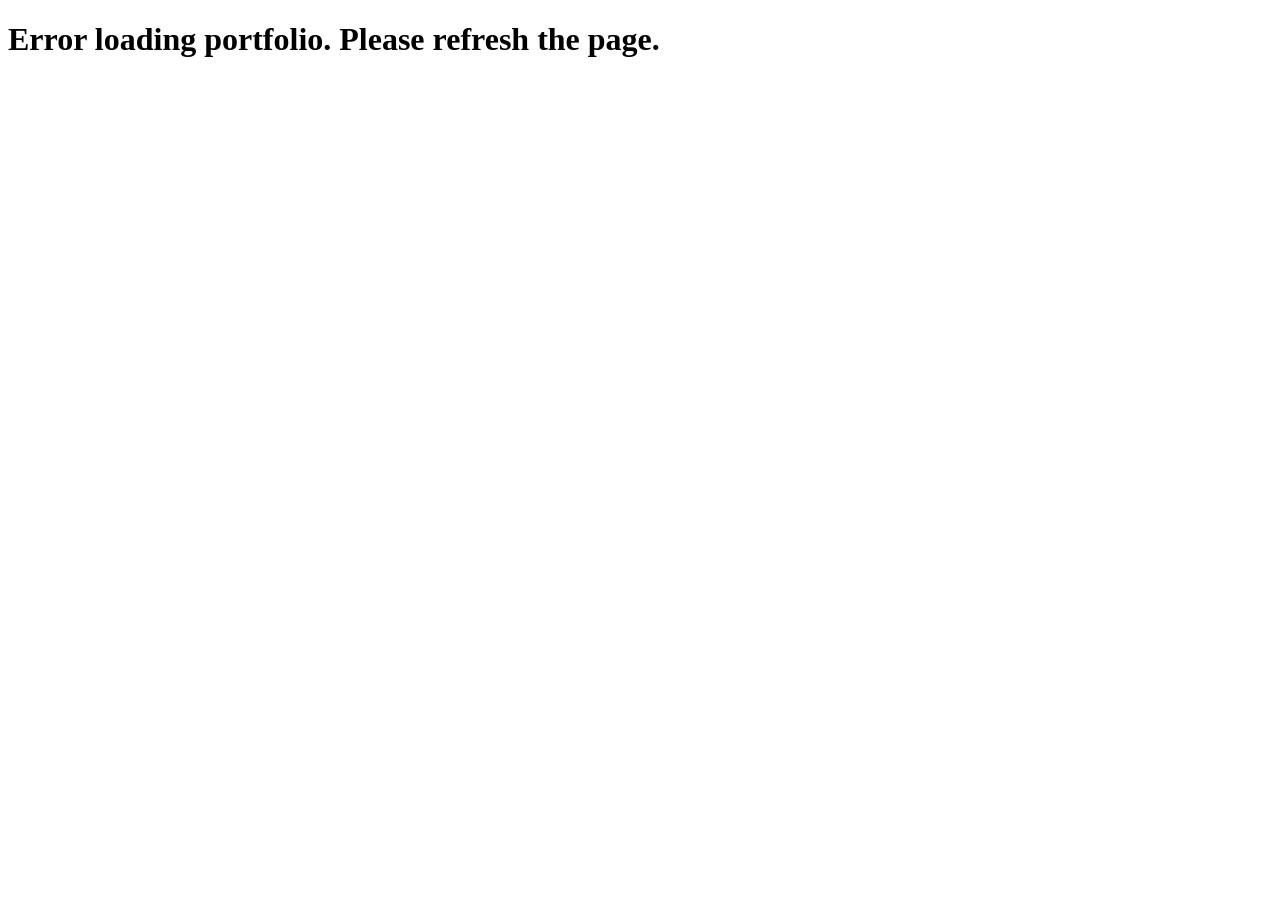
<file: portfolio-with-chatbot.html>
<!DOCTYPE html>
<html lang="en">
<head>
    <meta charset="UTF-8">
    <meta name="viewport" content="width=device-width, initial-scale=1.0">
    <title>Sumit Damor - Portfolio with AI Assistant</title>
    
    <!-- Chatbot Styles -->
    <link rel="stylesheet" href="chatbot.css">
    
    <script>
        // This script loads your original portfolio and adds the chatbot
        window.addEventListener('DOMContentLoaded', function() {
            // Fetch the original index.html
            fetch('https://raw.githubusercontent.com/damorsumit2000-lab/sumit-damor-portfolio/main/index.html')
                .then(response => response.text())
                .then(html => {
                    // Parse the HTML
                    const parser = new DOMParser();
                    const doc = parser.parseFromString(html, 'text/html');
                    
                    // Copy the head content (styles, meta tags, etc.)
                    const headContent = doc.head.innerHTML;
                    document.head.innerHTML = headContent + document.head.innerHTML;
                    
                    // Copy the body content
                    const bodyContent = doc.body.innerHTML;
                    document.body.innerHTML = bodyContent;
                    
                    // Re-execute inline scripts from the original page
                    const scripts = doc.querySelectorAll('script');
                    scripts.forEach(oldScript => {
                        const newScript = document.createElement('script');
                        if (oldScript.src) {
                            newScript.src = oldScript.src;
                        } else {
                            newScript.textContent = oldScript.textContent;
                        }
                        document.body.appendChild(newScript);
                    });
                    
                    // Load the chatbot after everything else
                    setTimeout(() => {
                        const chatbotScript = document.createElement('script');
                        chatbotScript.src = 'chatbot.js';
                        document.body.appendChild(chatbotScript);
                        console.log('✅ Chatbot loaded successfully!');
                    }, 1000);
                })
                .catch(error => {
                    console.error('Error loading portfolio:', error);
                    document.body.innerHTML = '<h1>Error loading portfolio. Please refresh the page.</h1>';
                });
        });
    </script>
</head>
<body>
    <div style="text-align: center; padding: 50px;">
        <h2>Loading portfolio with AI assistant...</h2>
        <p>Please wait a moment...</p>
    </div>
</body>
</html>
</file>
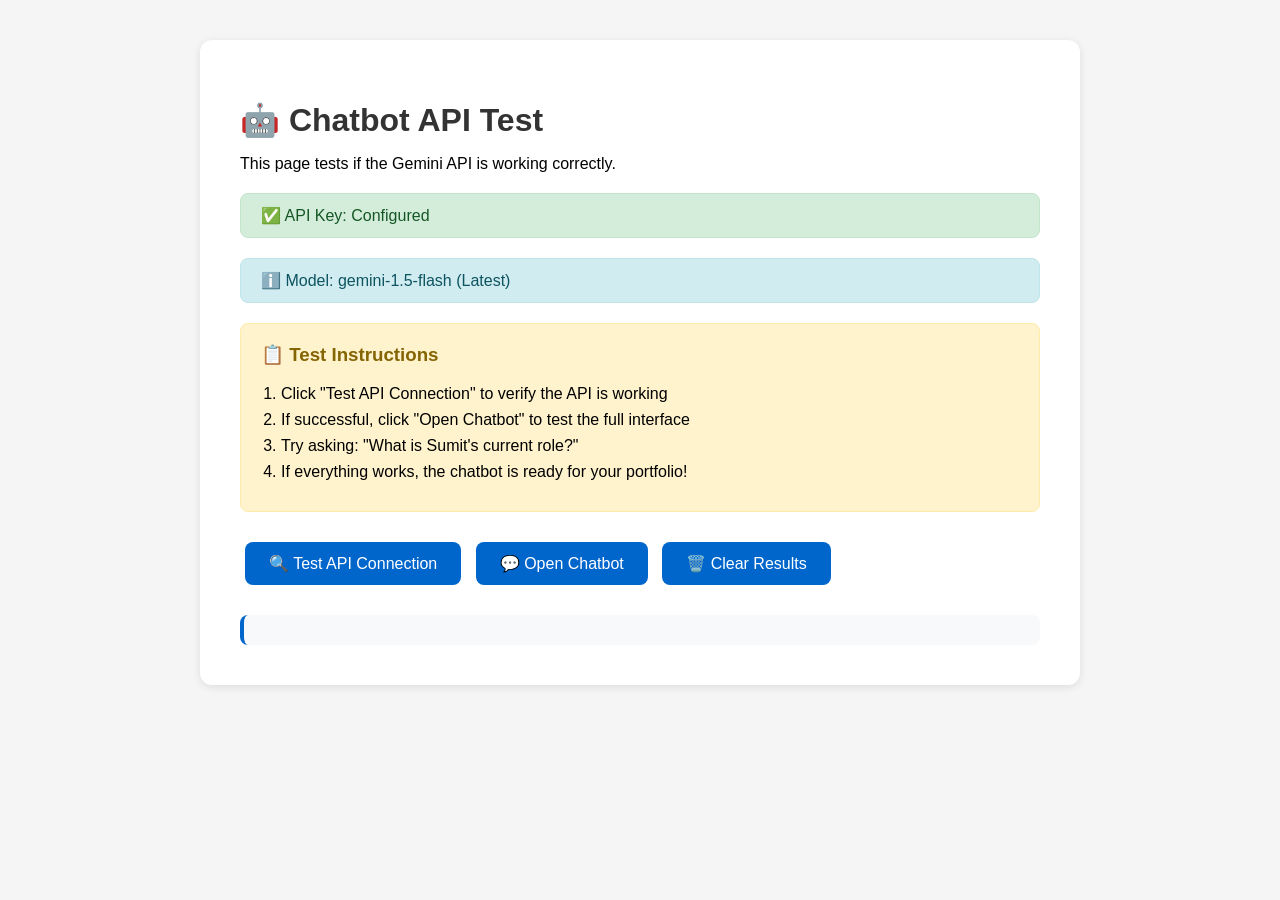
<file: test-chatbot.html>
<!DOCTYPE html>
<html lang="en">
<head>
    <meta charset="UTF-8">
    <meta name="viewport" content="width=device-width, initial-scale=1.0">
    <title>Chatbot Test - Sumit Damor</title>
    <link rel="stylesheet" href="chatbot.css">
    <style>
        body {
            font-family: -apple-system, BlinkMacSystemFont, 'Segoe UI', Roboto, sans-serif;
            background: #f5f5f5;
            padding: 40px 20px;
            margin: 0;
        }
        .test-container {
            max-width: 800px;
            margin: 0 auto;
            background: white;
            padding: 40px;
            border-radius: 12px;
            box-shadow: 0 2px 8px rgba(0,0,0,0.1);
        }
        h1 {
            color: #333;
            margin-bottom: 10px;
        }
        .status {
            padding: 12px 20px;
            border-radius: 8px;
            margin: 20px 0;
            font-weight: 500;
        }
        .status.success {
            background: #d4edda;
            color: #155724;
            border: 1px solid #c3e6cb;
        }
        .status.info {
            background: #d1ecf1;
            color: #0c5460;
            border: 1px solid #bee5eb;
        }
        .test-button {
            background: #0066cc;
            color: white;
            border: none;
            padding: 12px 24px;
            border-radius: 8px;
            cursor: pointer;
            font-size: 16px;
            margin: 10px 5px;
        }
        .test-button:hover {
            background: #0052a3;
        }
        #test-result {
            margin-top: 20px;
            padding: 15px;
            background: #f8f9fa;
            border-radius: 8px;
            border-left: 4px solid #0066cc;
            white-space: pre-wrap;
            font-family: monospace;
            font-size: 14px;
        }
        .instructions {
            background: #fff3cd;
            border: 1px solid #ffeaa7;
            padding: 20px;
            border-radius: 8px;
            margin: 20px 0;
        }
        .instructions h3 {
            margin-top: 0;
            color: #856404;
        }
        .instructions ol {
            margin: 10px 0;
            padding-left: 20px;
        }
        .instructions li {
            margin: 8px 0;
        }
    </style>
</head>
<body>
    <div class="test-container">
        <h1>🤖 Chatbot API Test</h1>
        <p>This page tests if the Gemini API is working correctly.</p>
        
        <div class="status success">
            ✅ API Key: Configured
        </div>
        
        <div class="status info">
            ℹ️ Model: gemini-1.5-flash (Latest)
        </div>
        
        <div class="instructions">
            <h3>📋 Test Instructions</h3>
            <ol>
                <li>Click "Test API Connection" to verify the API is working</li>
                <li>If successful, click "Open Chatbot" to test the full interface</li>
                <li>Try asking: "What is Sumit's current role?"</li>
                <li>If everything works, the chatbot is ready for your portfolio!</li>
            </ol>
        </div>
        
        <button class="test-button" onclick="testAPI()">🔍 Test API Connection</button>
        <button class="test-button" onclick="openChatbot()">💬 Open Chatbot</button>
        <button class="test-button" onclick="clearResult()">🗑️ Clear Results</button>
        
        <div id="test-result"></div>
    </div>

    <!-- Chatbot Integration -->
    <script src="chatbot.js"></script>
    
    <script>
        async function testAPI() {
            const resultDiv = document.getElementById('test-result');
            resultDiv.textContent = '⏳ Testing API connection...\n';
            
            try {
                const apiKey = 'AIzaSyDk9k2wT_MOUgeMAMqza3tXqKi20D9UqaI';
                const apiUrl = 'https://generativelanguage.googleapis.com/v1beta/models/gemini-1.5-flash:generateContent';
                
                const requestBody = {
                    contents: [{
                        parts: [{
                            text: 'Say "Hello! The API is working correctly." in a friendly way.'
                        }]
                    }],
                    generationConfig: {
                        temperature: 0.7,
                        maxOutputTokens: 100
                    }
                };
                
                const response = await fetch(`${apiUrl}?key=${apiKey}`, {
                    method: 'POST',
                    headers: {
                        'Content-Type': 'application/json',
                    },
                    body: JSON.stringify(requestBody)
                });
                
                if (!response.ok) {
                    const errorData = await response.json();
                    throw new Error(`API Error ${response.status}: ${JSON.stringify(errorData, null, 2)}`);
                }
                
                const data = await response.json();
                const aiResponse = data.candidates[0].content.parts[0].text;
                
                resultDiv.textContent = '✅ API TEST SUCCESSFUL!\n\n';
                resultDiv.textContent += 'API Response:\n';
                resultDiv.textContent += aiResponse + '\n\n';
                resultDiv.textContent += 'Full Response Data:\n';
                resultDiv.textContent += JSON.stringify(data, null, 2);
                
            } catch (error) {
                resultDiv.textContent = '❌ API TEST FAILED!\n\n';
                resultDiv.textContent += 'Error Details:\n';
                resultDiv.textContent += error.message + '\n\n';
                resultDiv.textContent += 'Possible Solutions:\n';
                resultDiv.textContent += '1. Check if API key is valid\n';
                resultDiv.textContent += '2. Verify API key has Gemini API enabled\n';
                resultDiv.textContent += '3. Check if you have exceeded free tier limits\n';
                resultDiv.textContent += '4. Try generating a new API key at https://ai.google.dev\n';
            }
        }
        
        function openChatbot() {
            const toggleBtn = document.getElementById('chat-toggle');
            if (toggleBtn) {
                toggleBtn.click();
            } else {
                alert('Chatbot not loaded. Please refresh the page and try again.');
            }
        }
        
        function clearResult() {
            document.getElementById('test-result').textContent = '';
        }
        
        // Auto-test on page load
        window.addEventListener('load', () => {
            setTimeout(() => {
                console.log('Page loaded. Chatbot should be available.');
            }, 1000);
        });
    </script>
</body>
</html>
</file>
<file: chatbot.css>
/* Floating Chatbot Widget Styles */
.chatbot-container {
    position: fixed;
    bottom: 24px;
    right: 24px;
    z-index: 1000;
}

.chat-toggle {
    width: 60px;
    height: 60px;
    border-radius: 50%;
    background: linear-gradient(135deg, #0066cc 0%, #00ab6b 100%);
    border: none;
    cursor: pointer;
    box-shadow: 0 4px 16px rgba(0, 102, 204, 0.3);
    display: flex;
    align-items: center;
    justify-content: center;
    transition: all 0.3s ease;
    position: relative;
}

.chat-toggle:hover {
    transform: scale(1.1);
    box-shadow: 0 6px 24px rgba(0, 102, 204, 0.4);
}

.chat-toggle.active {
    background: linear-gradient(135deg, #ff4444 0%, #ff6b6b 100%);
}

.chat-toggle .chat-icon,
.chat-toggle .close-icon {
    width: 28px;
    height: 28px;
    color: white;
    transition: all 0.3s ease;
}

.chat-toggle .close-icon {
    display: none;
}

.chat-toggle.active .chat-icon {
    display: none;
}

.chat-toggle.active .close-icon {
    display: block;
}

.chat-window {
    position: fixed;
    bottom: 100px;
    right: 24px;
    width: 380px;
    height: 550px;
    background: var(--surface);
    border-radius: 16px;
    box-shadow: 0 8px 32px var(--shadow-hover);
    display: flex;
    flex-direction: column;
    opacity: 0;
    visibility: hidden;
    transform: translateY(20px) scale(0.95);
    transition: all 0.3s cubic-bezier(0.4, 0, 0.2, 1);
    border: 1px solid var(--border);
    overflow: hidden;
}

.chat-window.active {
    opacity: 1;
    visibility: visible;
    transform: translateY(0) scale(1);
}

.chat-header {
    background: linear-gradient(135deg, #0066cc 0%, #00ab6b 100%);
    color: white;
    padding: 20px;
    display: flex;
    justify-content: space-between;
    align-items: center;
    border-radius: 16px 16px 0 0;
}

.chat-header-info h3 {
    margin: 0;
    font-size: 1.1em;
    font-weight: 600;
}

.chat-status {
    font-size: 0.85em;
    opacity: 0.9;
    margin: 4px 0 0 0;
}

.chat-close-btn {
    background: rgba(255, 255, 255, 0.2);
    border: none;
    width: 32px;
    height: 32px;
    border-radius: 50%;
    cursor: pointer;
    display: flex;
    align-items: center;
    justify-content: center;
    transition: all 0.2s ease;
}

.chat-close-btn:hover {
    background: rgba(255, 255, 255, 0.3);
}

.chat-close-btn svg {
    width: 18px;
    height: 18px;
    color: white;
}

.chat-messages {
    flex: 1;
    overflow-y: auto;
    padding: 20px;
    background: var(--bg);
    display: flex;
    flex-direction: column;
    gap: 16px;
}

.message {
    display: flex;
    animation: messageSlide 0.3s ease;
}

@keyframes messageSlide {
    from {
        opacity: 0;
        transform: translateY(10px);
    }
    to {
        opacity: 1;
        transform: translateY(0);
    }
}

.message-content {
    max-width: 80%;
    padding: 12px 16px;
    border-radius: 12px;
    font-size: 0.95em;
    line-height: 1.5;
    word-wrap: break-word;
}

.bot-message .message-content {
    background: var(--surface);
    color: var(--text);
    border: 1px solid var(--border);
    border-radius: 12px 12px 12px 4px;
}

.user-message {
    justify-content: flex-end;
}

.user-message .message-content {
    background: linear-gradient(135deg, #0066cc 0%, #00ab6b 100%);
    color: white;
    border-radius: 12px 12px 4px 12px;
}

.typing-indicator .message-content {
    display: flex;
    gap: 4px;
    padding: 16px;
}

.typing-indicator span {
    width: 8px;
    height: 8px;
    border-radius: 50%;
    background: var(--text-secondary);
    animation: typing 1.4s infinite;
}

.typing-indicator span:nth-child(2) {
    animation-delay: 0.2s;
}

.typing-indicator span:nth-child(3) {
    animation-delay: 0.4s;
}

@keyframes typing {
    0%, 60%, 100% {
        transform: translateY(0);
        opacity: 0.7;
    }
    30% {
        transform: translateY(-10px);
        opacity: 1;
    }
}

.chat-input-container {
    padding: 16px;
    background: var(--surface);
    border-top: 1px solid var(--border);
    display: flex;
    gap: 12px;
}

.chat-input {
    flex: 1;
    padding: 12px 16px;
    border: 1px solid var(--border);
    border-radius: 24px;
    background: var(--bg);
    color: var(--text);
    font-size: 0.95em;
    outline: none;
    transition: all 0.2s ease;
}

.chat-input:focus {
    border-color: var(--secondary);
    box-shadow: 0 0 0 3px rgba(0, 102, 204, 0.1);
}

.chat-send-btn {
    width: 44px;
    height: 44px;
    border-radius: 50%;
    background: linear-gradient(135deg, #0066cc 0%, #00ab6b 100%);
    border: none;
    cursor: pointer;
    display: flex;
    align-items: center;
    justify-content: center;
    transition: all 0.2s ease;
}

.chat-send-btn:hover {
    transform: scale(1.05);
    box-shadow: 0 4px 12px rgba(0, 102, 204, 0.3);
}

.chat-send-btn svg {
    width: 20px;
    height: 20px;
    color: white;
}

/* Inline Chatbot Styles */
.inline-chatbot {
    margin-bottom: 60px;
    padding: 0;
    background: var(--surface);
    border-radius: 16px;
    border: 1px solid var(--border);
    box-shadow: 0 4px 16px var(--shadow);
    overflow: hidden;
    animation: fadeInUp 0.6s ease;
}

.inline-chat-header {
    background: linear-gradient(135deg, #0066cc 0%, #00ab6b 100%);
    color: white;
    padding: 24px;
    text-align: center;
}

.inline-chat-header h2 {
    margin: 0 0 8px 0;
    font-size: 1.8em;
    font-weight: 700;
    color: white;
}

.inline-chat-header p {
    margin: 0;
    font-size: 1em;
    opacity: 0.95;
    color: white;
}

.inline-chat-messages {
    height: 400px;
    overflow-y: auto;
    padding: 24px;
    background: var(--bg);
    display: flex;
    flex-direction: column;
    gap: 16px;
}

.inline-chat-input-container {
    padding: 20px 24px;
    background: var(--surface);
    border-top: 1px solid var(--border);
    display: flex;
    gap: 12px;
}

.inline-chat-input {
    flex: 1;
    padding: 14px 20px;
    border: 1px solid var(--border);
    border-radius: 28px;
    background: var(--bg);
    color: var(--text);
    font-size: 1em;
    outline: none;
    transition: all 0.2s ease;
}

.inline-chat-input:focus {
    border-color: var(--secondary);
    box-shadow: 0 0 0 3px rgba(0, 102, 204, 0.1);
}

.inline-chat-send-btn {
    padding: 14px 28px;
    border-radius: 28px;
    background: linear-gradient(135deg, #0066cc 0%, #00ab6b 100%);
    border: none;
    color: white;
    font-weight: 600;
    cursor: pointer;
    transition: all 0.2s ease;
    font-size: 1em;
    white-space: nowrap;
}

.inline-chat-send-btn:hover {
    transform: translateY(-2px);
    box-shadow: 0 6px 20px rgba(0, 102, 204, 0.3);
}

/* Mobile Responsive Styles */
@media (max-width: 768px) {
    /* Floating Chatbot - Full Screen on Mobile */
    .chat-window {
        width: 100vw;
        height: 100vh;
        right: 0;
        bottom: 0;
        border-radius: 0;
        max-height: 100vh;
    }

    .chat-window.active {
        transform: translateY(0) scale(1);
    }

    .chatbot-container {
        bottom: 20px;
        right: 20px;
    }

    .chat-toggle {
        width: 56px;
        height: 56px;
    }

    .chat-header {
        padding: 16px 20px;
        border-radius: 0;
    }

    .chat-header-info h3 {
        font-size: 1em;
    }

    .chat-status {
        font-size: 0.8em;
    }

    .chat-messages {
        padding: 16px;
        gap: 12px;
    }

    .message-content {
        max-width: 85%;
        font-size: 0.9em;
        padding: 10px 14px;
    }

    .chat-input-container {
        padding: 12px 16px;
    }

    .chat-input {
        padding: 10px 14px;
        font-size: 0.9em;
    }

    .chat-send-btn {
        width: 40px;
        height: 40px;
    }

    /* Inline Chatbot - Mobile Optimized */
    .inline-chatbot {
        margin-bottom: 40px;
        border-radius: 12px;
    }

    .inline-chat-header {
        padding: 20px 16px;
    }

    .inline-chat-header h2 {
        font-size: 1.4em;
    }

    .inline-chat-header p {
        font-size: 0.9em;
    }

    .inline-chat-messages {
        height: 300px;
        padding: 16px;
        gap: 12px;
    }

    .inline-chat-input-container {
        padding: 16px;
        gap: 8px;
        flex-direction: column;
    }

    .inline-chat-input {
        padding: 12px 16px;
        font-size: 0.95em;
        width: 100%;
    }

    .inline-chat-send-btn {
        padding: 12px 24px;
        font-size: 0.95em;
        width: 100%;
    }
}

/* Small Mobile Devices */
@media (max-width: 480px) {
    .inline-chat-messages {
        height: 250px;
    }

    .inline-chat-header h2 {
        font-size: 1.2em;
    }

    .message-content {
        font-size: 0.85em;
    }
}
</file>
